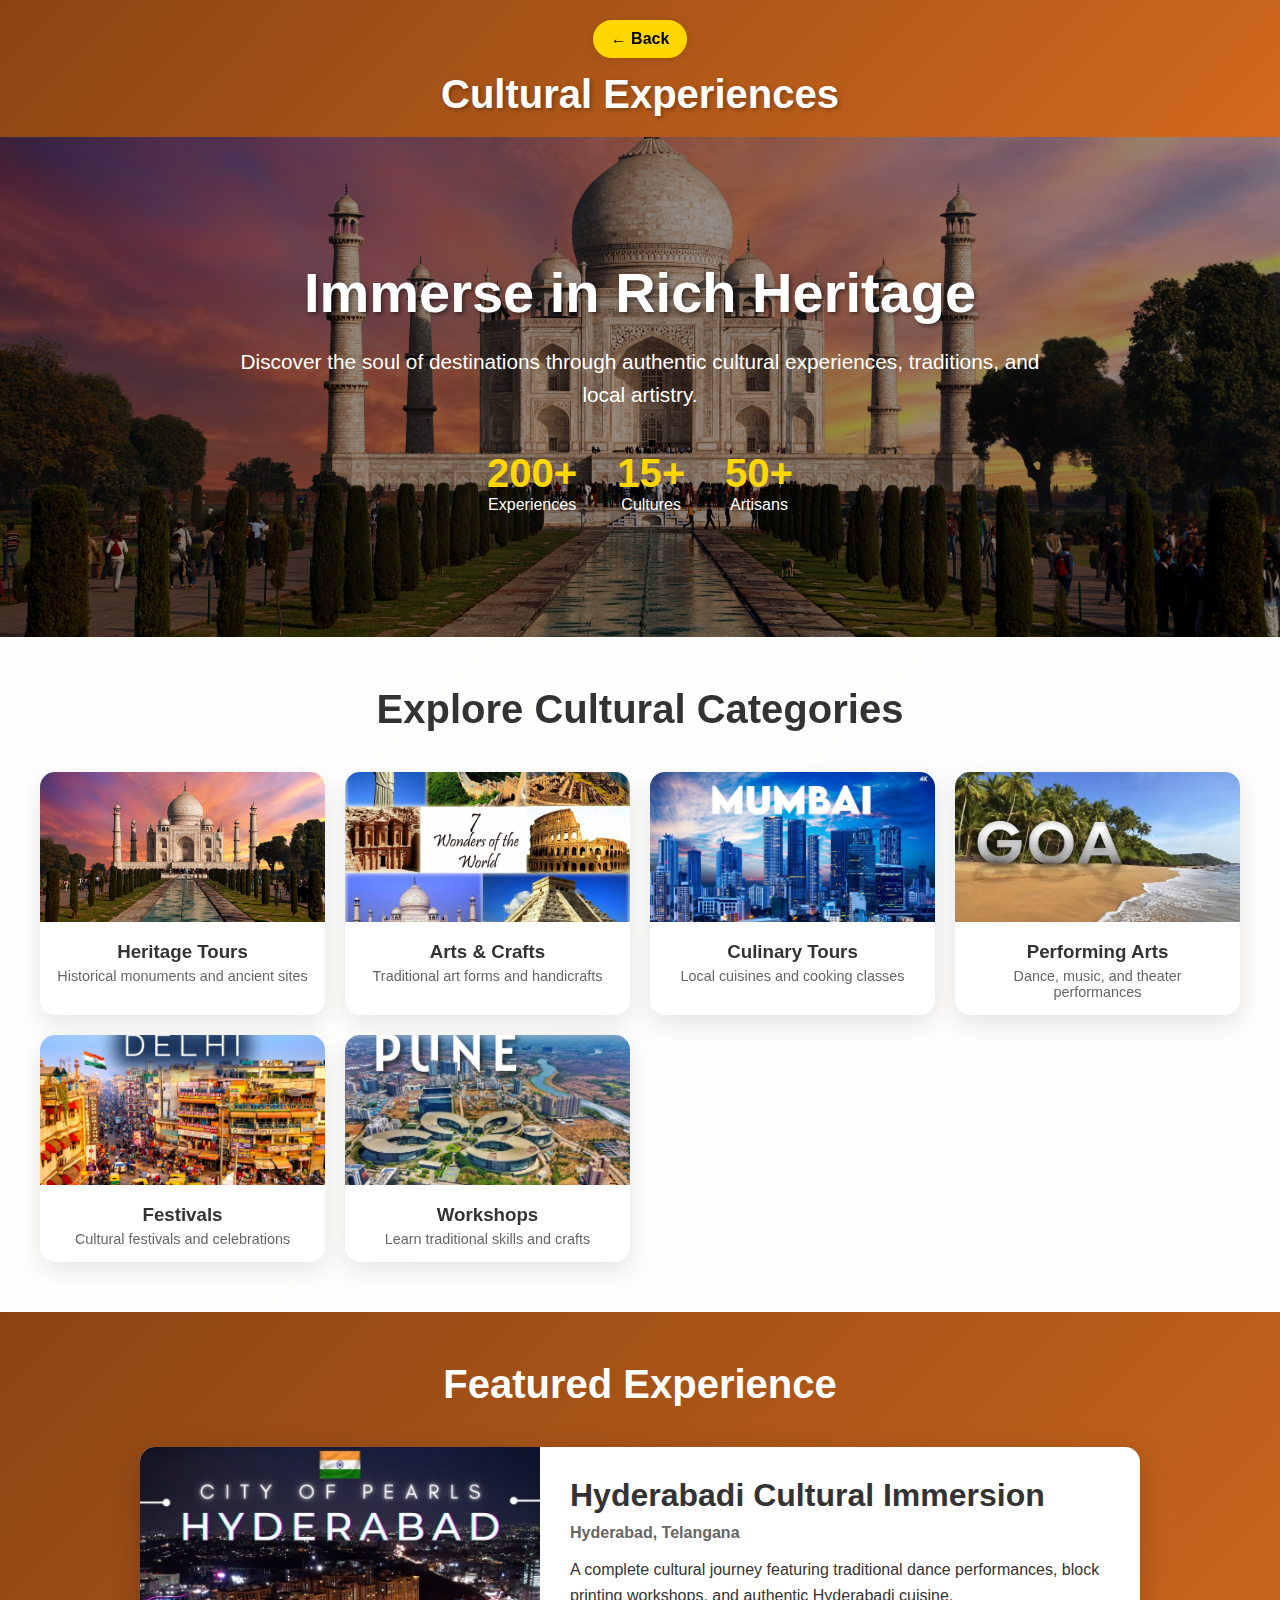
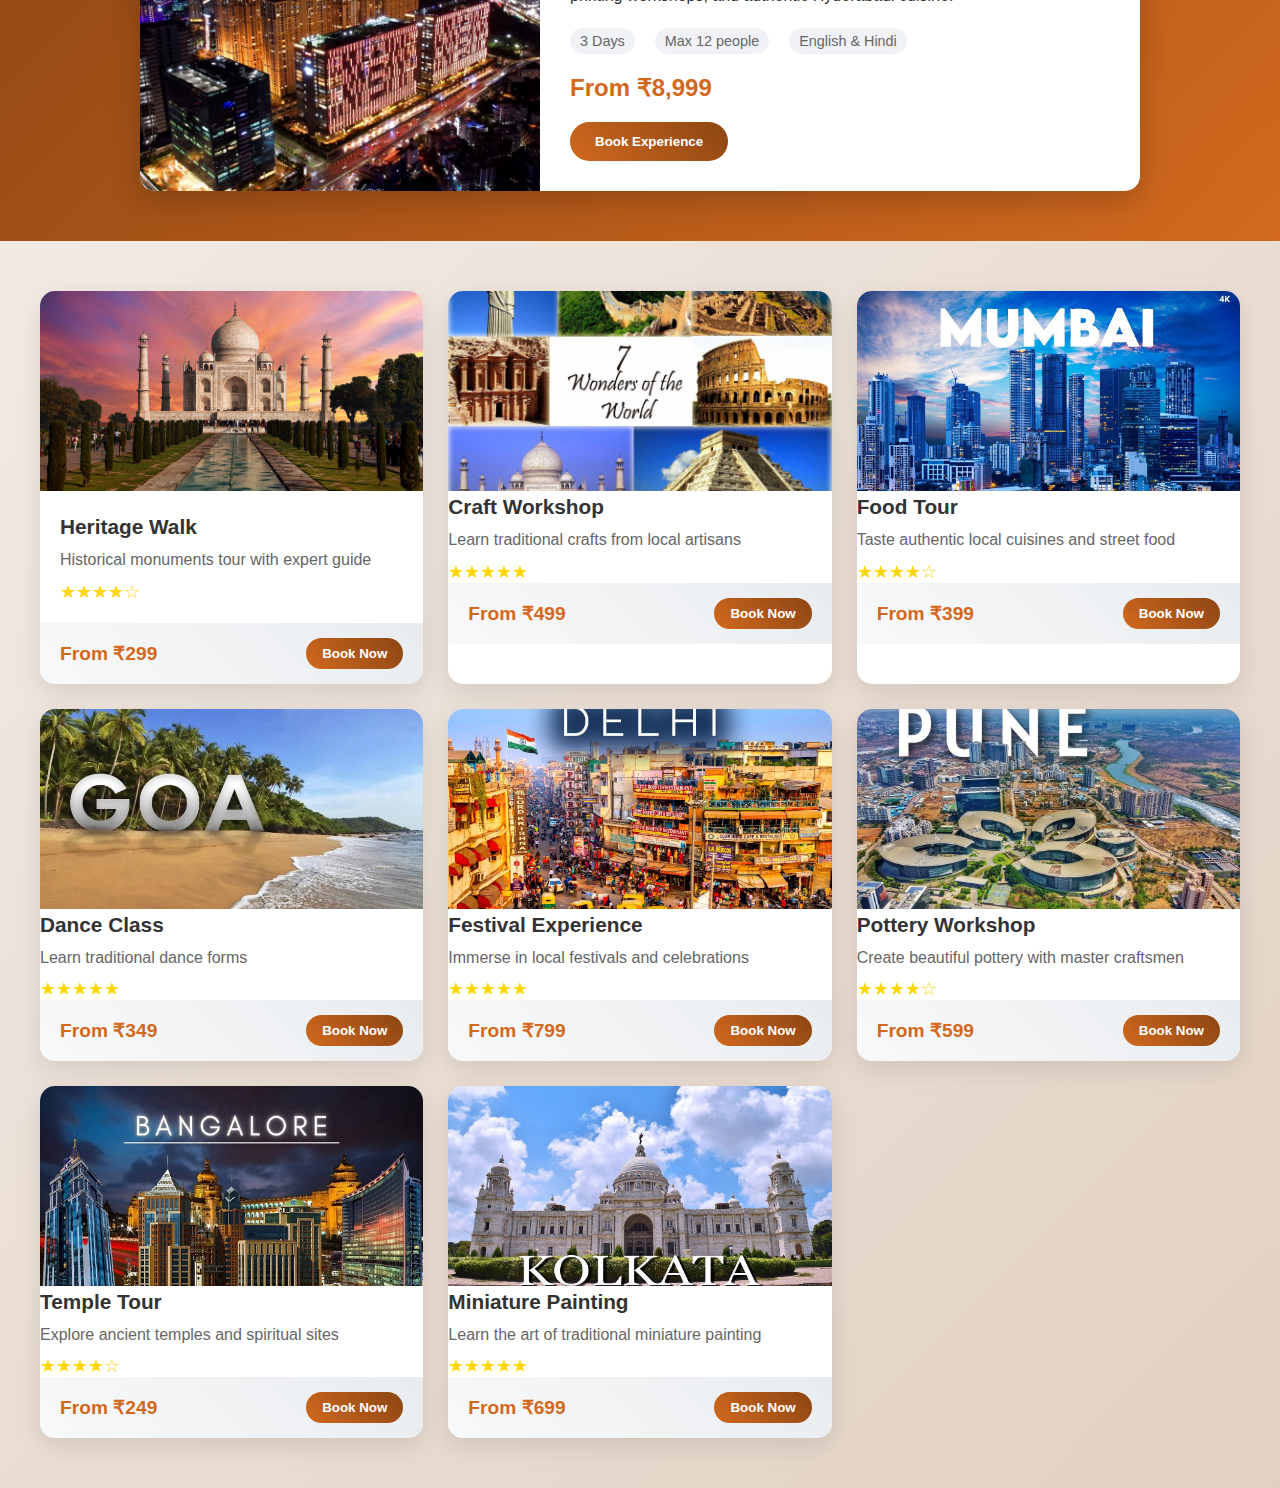
<file: culture.html>
<!DOCTYPE html>
<html lang="en">
<head>
  <meta charset="utf-8">
  <meta name="viewport" content="width=device-width,initial-scale=1">
  <title>Culture - Dream Travel</title>
  <link rel="stylesheet" href="web.css">
  <link rel="stylesheet" href="culture.css">
</head>
<body>
  <header class="page-header">
    <a href="web.html" class="brand">← Back</a>
    <h1>Cultural Experiences</h1>
  </header>

  <section class="culture-hero">
    <div class="hero-content">
      <h2>Immerse in Rich Heritage</h2>
      <p>Discover the soul of destinations through authentic cultural experiences, traditions, and local artistry.</p>
      <div class="hero-stats">
        <div class="stat">
          <span class="number">200+</span>
          <span class="label">Experiences</span>
        </div>
        <div class="stat">
          <span class="number">15+</span>
          <span class="label">Cultures</span>
        </div>
        <div class="stat">
          <span class="number">50+</span>
          <span class="label">Artisans</span>
        </div>
      </div>
    </div>
  </section>

  <section class="categories">
    <h2>Explore Cultural Categories</h2>
    <div class="category-grid">
      <div class="category-card" data-category="heritage">
        <img src="Images/tajmahal.jpg" alt="Heritage">
        <h3>Heritage Tours</h3>
        <p>Historical monuments and ancient sites</p>
      </div>
      <div class="category-card" data-category="art">
        <img src="Images/7wonders.jpg" alt="Art">
        <h3>Arts & Crafts</h3>
        <p>Traditional art forms and handicrafts</p>
      </div>
      <div class="category-card" data-category="cuisine">
        <img src="Images/mumbai.jpg" alt="Cuisine">
        <h3>Culinary Tours</h3>
        <p>Local cuisines and cooking classes</p>
      </div>
      <div class="category-card" data-category="performing">
        <img src="Images/goa.jpeg" alt="Performing Arts">
        <h3>Performing Arts</h3>
        <p>Dance, music, and theater performances</p>
      </div>
      <div class="category-card" data-category="festivals">
        <img src="Images/delhi.jpg" alt="Festivals">
        <h3>Festivals</h3>
        <p>Cultural festivals and celebrations</p>
      </div>
      <div class="category-card" data-category="workshops">
        <img src="Images/Pune.webp" alt="Workshops">
        <h3>Workshops</h3>
        <p>Learn traditional skills and crafts</p>
      </div>
    </div>
  </section>

  <section class="featured-experience">
    <h2>Featured Experience</h2>
    <div class="experience-card">
      <img src="Images/hyderabad.jpg" alt="Featured Experience">
      <div class="experience-info">
        <h3>Hyderabadi Cultural Immersion</h3>
        <p class="experience-location">Hyderabad, Telangana</p>
        <p class="experience-description">A complete cultural journey featuring traditional dance performances, block printing workshops, and authentic Hyderabadi cuisine.</p>
        <div class="experience-details">
          <span class="duration">3 Days</span>
          <span class="group-size">Max 12 people</span>
          <span class="language">English & Hindi</span>
        </div>
        <div class="experience-price">From ₹8,999</div>
        <button class="book-experience">Book Experience</button>
      </div>
    </div>
  </section>

  <section class="culture-grid">
    <article class="culture-card" data-category="heritage">
      <img src="Images/tajmahal.jpg" alt="Heritage">
      <div class="info">
        <h3>Heritage Walk</h3>
        <p>Historical monuments tour with expert guide</p>
        <div class="rating">★★★★☆</div>
      </div>
      <div class="meta">
        <span class="price">From ₹299</span>
        <button class="book-now">Book Now</button>
      </div>
    </article>

    <article class="culture-card" data-category="art">
      <img src="Images/7wonders.jpg" alt="Workshop">
      <h3>Craft Workshop</h3>
      <p>Learn traditional crafts from local artisans</p>
      <div class="rating">★★★★★</div>
      <div class="meta">
        <span class="price">From ₹499</span>
        <button class="book-now">Book Now</button>
      </div>
    </article>

    <article class="culture-card" data-category="cuisine">
      <img src="Images/mumbai.jpg" alt="Food">
      <h3>Food Tour</h3>
      <p>Taste authentic local cuisines and street food</p>
      <div class="rating">★★★★☆</div>
      <div class="meta">
        <span class="price">From ₹399</span>
        <button class="book-now">Book Now</button>
      </div>
    </article>

    <article class="culture-card" data-category="performing">
      <img src="Images/goa.jpeg" alt="Dance">
      <h3>Dance Class</h3>
      <p>Learn traditional dance forms</p>
      <div class="rating">★★★★★</div>
      <div class="meta">
        <span class="price">From ₹349</span>
        <button class="book-now">Book Now</button>
      </div>
    </article>

    <article class="culture-card" data-category="festivals">
      <img src="Images/delhi.jpg" alt="Festival">
      <h3>Festival Experience</h3>
      <p>Immerse in local festivals and celebrations</p>
      <div class="rating">★★★★★</div>
      <div class="meta">
        <span class="price">From ₹799</span>
        <button class="book-now">Book Now</button>
      </div>
    </article>

    <article class="culture-card" data-category="workshops">
      <img src="Images/Pune.webp" alt="Pottery">
      <h3>Pottery Workshop</h3>
      <p>Create beautiful pottery with master craftsmen</p>
      <div class="rating">★★★★☆</div>
      <div class="meta">
        <span class="price">From ₹599</span>
        <button class="book-now">Book Now</button>
      </div>
    </article>

    <article class="culture-card" data-category="heritage">
      <img src="Images/banglore.webp" alt="Temple">
      <h3>Temple Tour</h3>
      <p>Explore ancient temples and spiritual sites</p>
      <div class="rating">★★★★☆</div>
      <div class="meta">
        <span class="price">From ₹249</span>
        <button class="book-now">Book Now</button>
      </div>
    </article>

    <article class="culture-card" data-category="art">
      <img src="Images/kolkata.jpg" alt="Painting">
      <h3>Miniature Painting</h3>
      <p>Learn the art of traditional miniature painting</p>
      <div class="rating">★★★★★</div>
      <div class="meta">
        <span class="price">From ₹699</span>
        <button class="book-now">Book Now</button>
      </div>
    </article>
  </section>

  <script src="culture.js"></script>
</body>
</html>
</file>
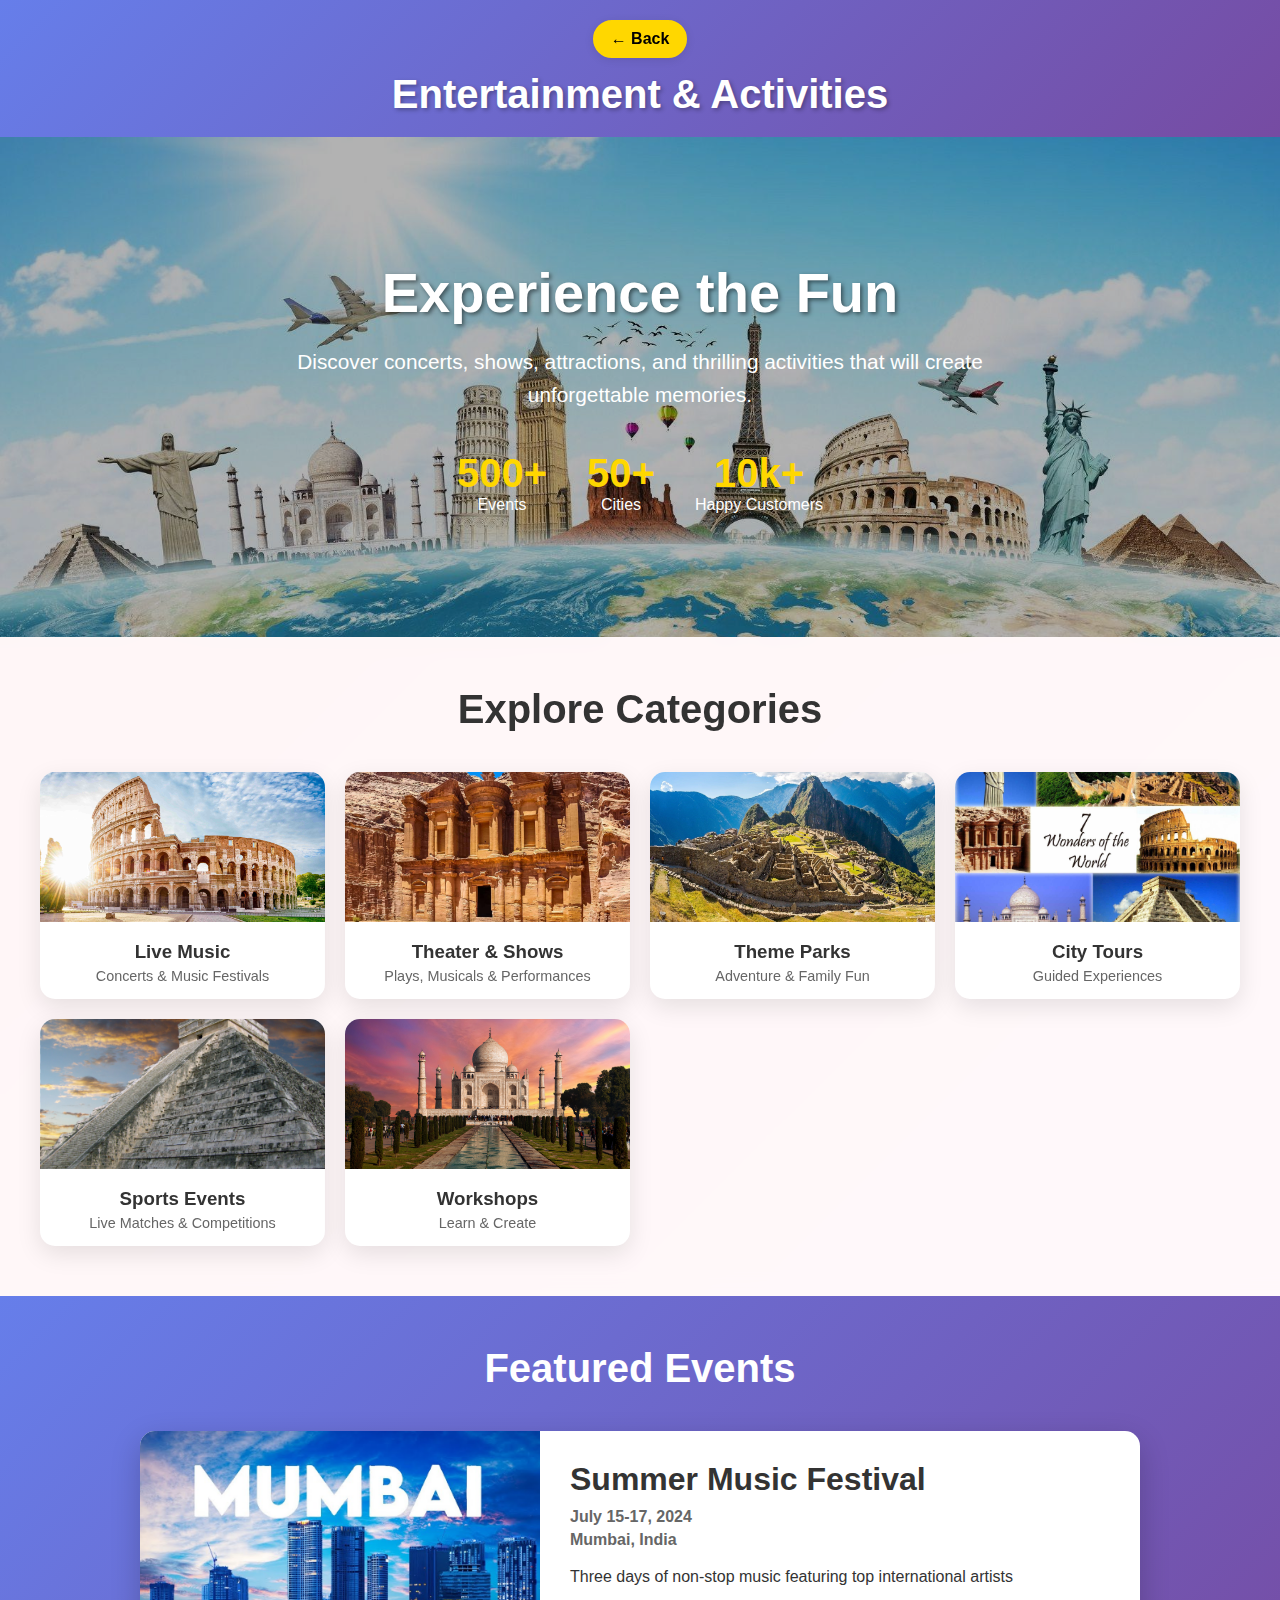
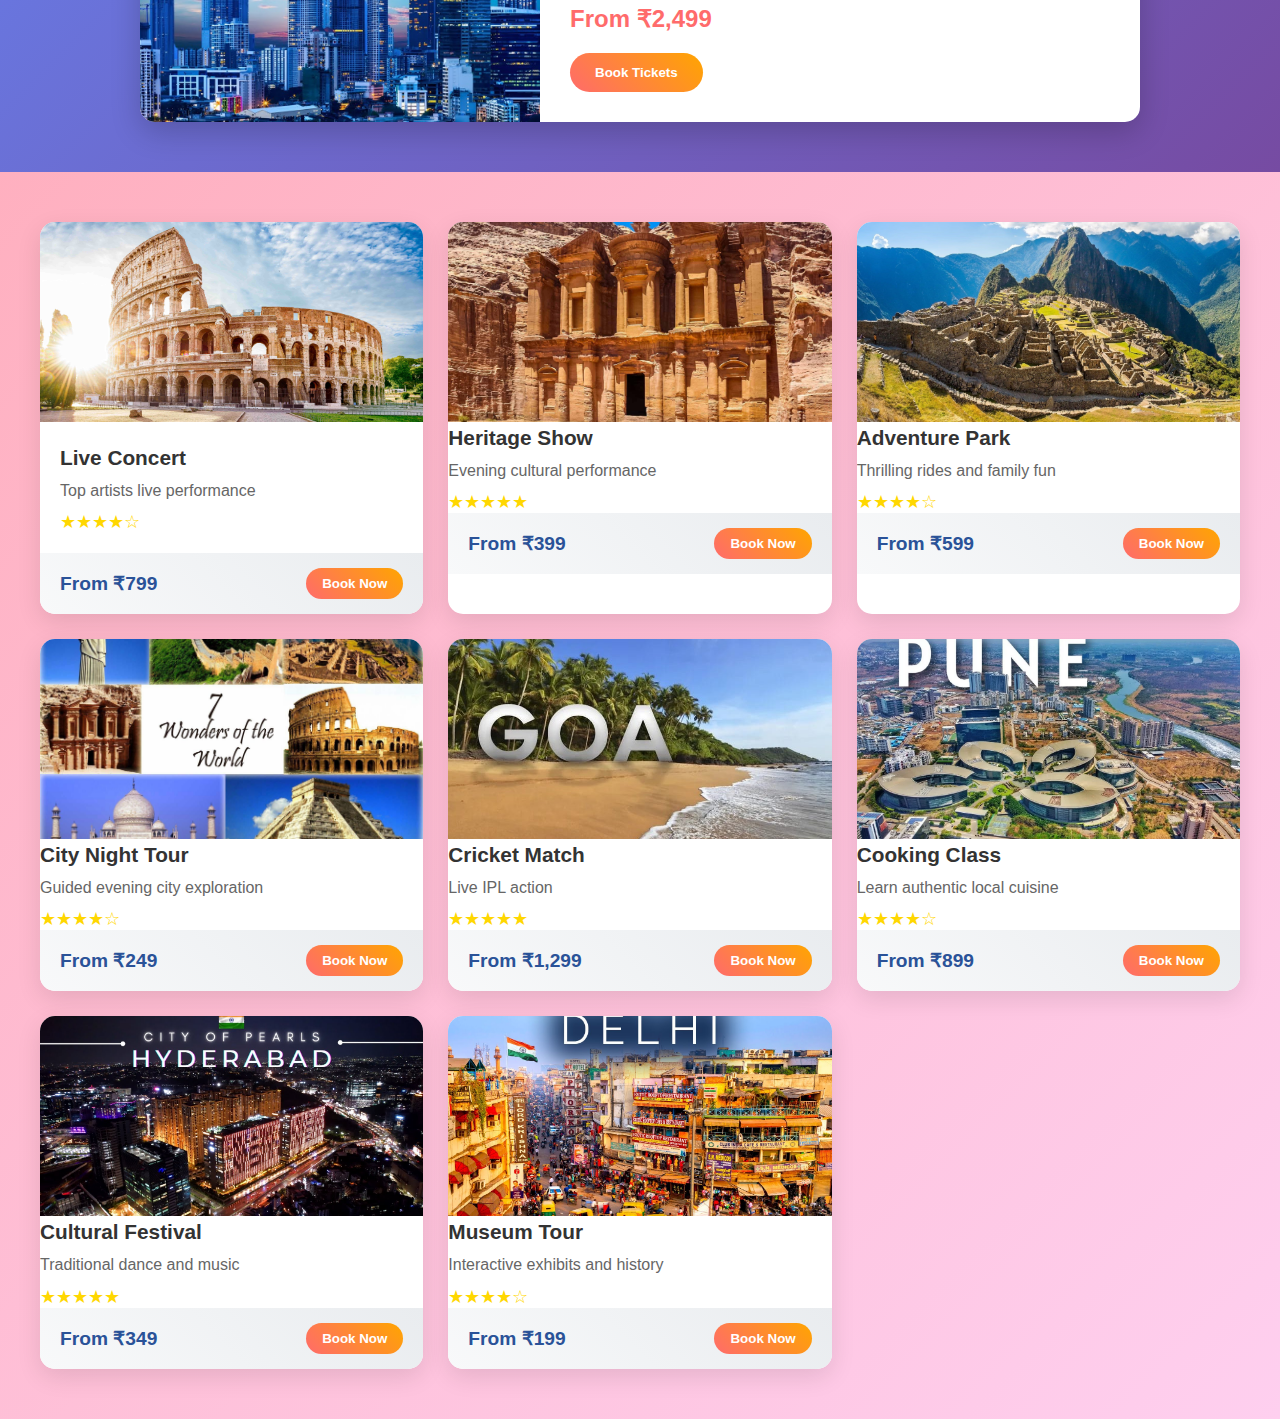
<file: entertainment.html>
<!DOCTYPE html>
<html lang="en">
<head>
  <meta charset="utf-8">
  <meta name="viewport" content="width=device-width,initial-scale=1">
  <title>Entertainment - Dream Travel</title>
  <link rel="stylesheet" href="web.css">
  <link rel="stylesheet" href="entertainment.css">
</head>
<body>
  <header class="page-header">
    <a href="web.html" class="brand">← Back</a>
    <h1>Entertainment & Activities</h1>
  </header>

  <section class="ent-hero">
    <div class="hero-content">
      <h2>Experience the Fun</h2>
      <p>Discover concerts, shows, attractions, and thrilling activities that will create unforgettable memories.</p>
      <div class="hero-stats">
        <div class="stat">
          <span class="number">500+</span>
          <span class="label">Events</span>
        </div>
        <div class="stat">
          <span class="number">50+</span>
          <span class="label">Cities</span>
        </div>
        <div class="stat">
          <span class="number">10k+</span>
          <span class="label">Happy Customers</span>
        </div>
      </div>
    </div>
  </section>

  <section class="categories">
    <h2>Explore Categories</h2>
    <div class="category-grid">
      <div class="category-card" data-category="concerts">
        <img src="Images/Colosseum.jpg" alt="Concerts">
        <h3>Live Music</h3>
        <p>Concerts & Music Festivals</p>
      </div>
      <div class="category-card" data-category="shows">
        <img src="Images/petra.jpg" alt="Shows">
        <h3>Theater & Shows</h3>
        <p>Plays, Musicals & Performances</p>
      </div>
      <div class="category-card" data-category="attractions">
        <img src="Images/macchu picchu.jpg" alt="Attractions">
        <h3>Theme Parks</h3>
        <p>Adventure & Family Fun</p>
      </div>
      <div class="category-card" data-category="tours">
        <img src="Images/7wonders.jpg" alt="Tours">
        <h3>City Tours</h3>
        <p>Guided Experiences</p>
      </div>
      <div class="category-card" data-category="sports">
        <img src="Images/Chichen_itza.jpg" alt="Sports">
        <h3>Sports Events</h3>
        <p>Live Matches & Competitions</p>
      </div>
      <div class="category-card" data-category="workshops">
        <img src="Images/tajmahal.jpg" alt="Workshops">
        <h3>Workshops</h3>
        <p>Learn & Create</p>
      </div>
    </div>
  </section>

  <section class="featured-events">
    <h2>Featured Events</h2>
    <div class="events-slider">
      <div class="event-card featured">
        <img src="Images/mumbai.jpg" alt="Featured Event">
        <div class="event-info">
          <h3>Summer Music Festival</h3>
          <p class="event-date">July 15-17, 2024</p>
          <p class="event-location">Mumbai, India</p>
          <p class="event-description">Three days of non-stop music featuring top international artists</p>
          <div class="event-price">From ₹2,499</div>
          <button class="book-event">Book Tickets</button>
        </div>
      </div>
    </div>
  </section>

  <section class="ent-grid">
    <article class="ent-card" data-category="concerts">
      <img src="Images/Colosseum.jpg" alt="Concert">
      <div class="info">
        <h3>Live Concert</h3>
        <p>Top artists live performance</p>
        <div class="rating">★★★★☆</div>
      </div>
      <div class="meta">
        <span class="price">From ₹799</span>
        <button class="book-now">Book Now</button>
      </div>
    </article>

    <article class="ent-card" data-category="shows">
      <img src="Images/petra.jpg" alt="Show">
      <h3>Heritage Show</h3>
      <p>Evening cultural performance</p>
      <div class="rating">★★★★★</div>
      <div class="meta">
        <span class="price">From ₹399</span>
        <button class="book-now">Book Now</button>
      </div>
    </article>

    <article class="ent-card" data-category="attractions">
      <img src="Images/macchu picchu.jpg" alt="Theme Park">
      <h3>Adventure Park</h3>
      <p>Thrilling rides and family fun</p>
      <div class="rating">★★★★☆</div>
      <div class="meta">
        <span class="price">From ₹599</span>
        <button class="book-now">Book Now</button>
      </div>
    </article>

    <article class="ent-card" data-category="tours">
      <img src="Images/7wonders.jpg" alt="Tour">
      <h3>City Night Tour</h3>
      <p>Guided evening city exploration</p>
      <div class="rating">★★★★☆</div>
      <div class="meta">
        <span class="price">From ₹249</span>
        <button class="book-now">Book Now</button>
      </div>
    </article>

    <article class="ent-card" data-category="sports">
      <img src="Images/goa.jpeg" alt="Sports">
      <h3>Cricket Match</h3>
      <p>Live IPL action</p>
      <div class="rating">★★★★★</div>
      <div class="meta">
        <span class="price">From ₹1,299</span>
        <button class="book-now">Book Now</button>
      </div>
    </article>

    <article class="ent-card" data-category="workshops">
      <img src="Images/Pune.webp" alt="Workshop">
      <h3>Cooking Class</h3>
      <p>Learn authentic local cuisine</p>
      <div class="rating">★★★★☆</div>
      <div class="meta">
        <span class="price">From ₹899</span>
        <button class="book-now">Book Now</button>
      </div>
    </article>

    <article class="ent-card" data-category="concerts">
      <img src="Images/hyderabad.jpg" alt="Festival">
      <h3>Cultural Festival</h3>
      <p>Traditional dance and music</p>
      <div class="rating">★★★★★</div>
      <div class="meta">
        <span class="price">From ₹349</span>
        <button class="book-now">Book Now</button>
      </div>
    </article>

    <article class="ent-card" data-category="attractions">
      <img src="Images/delhi.jpg" alt="Museum">
      <h3>Museum Tour</h3>
      <p>Interactive exhibits and history</p>
      <div class="rating">★★★★☆</div>
      <div class="meta">
        <span class="price">From ₹199</span>
        <button class="book-now">Book Now</button>
      </div>
    </article>
  </section>

  <script src="entertainment.js"></script>
</body>
</html>
</file>
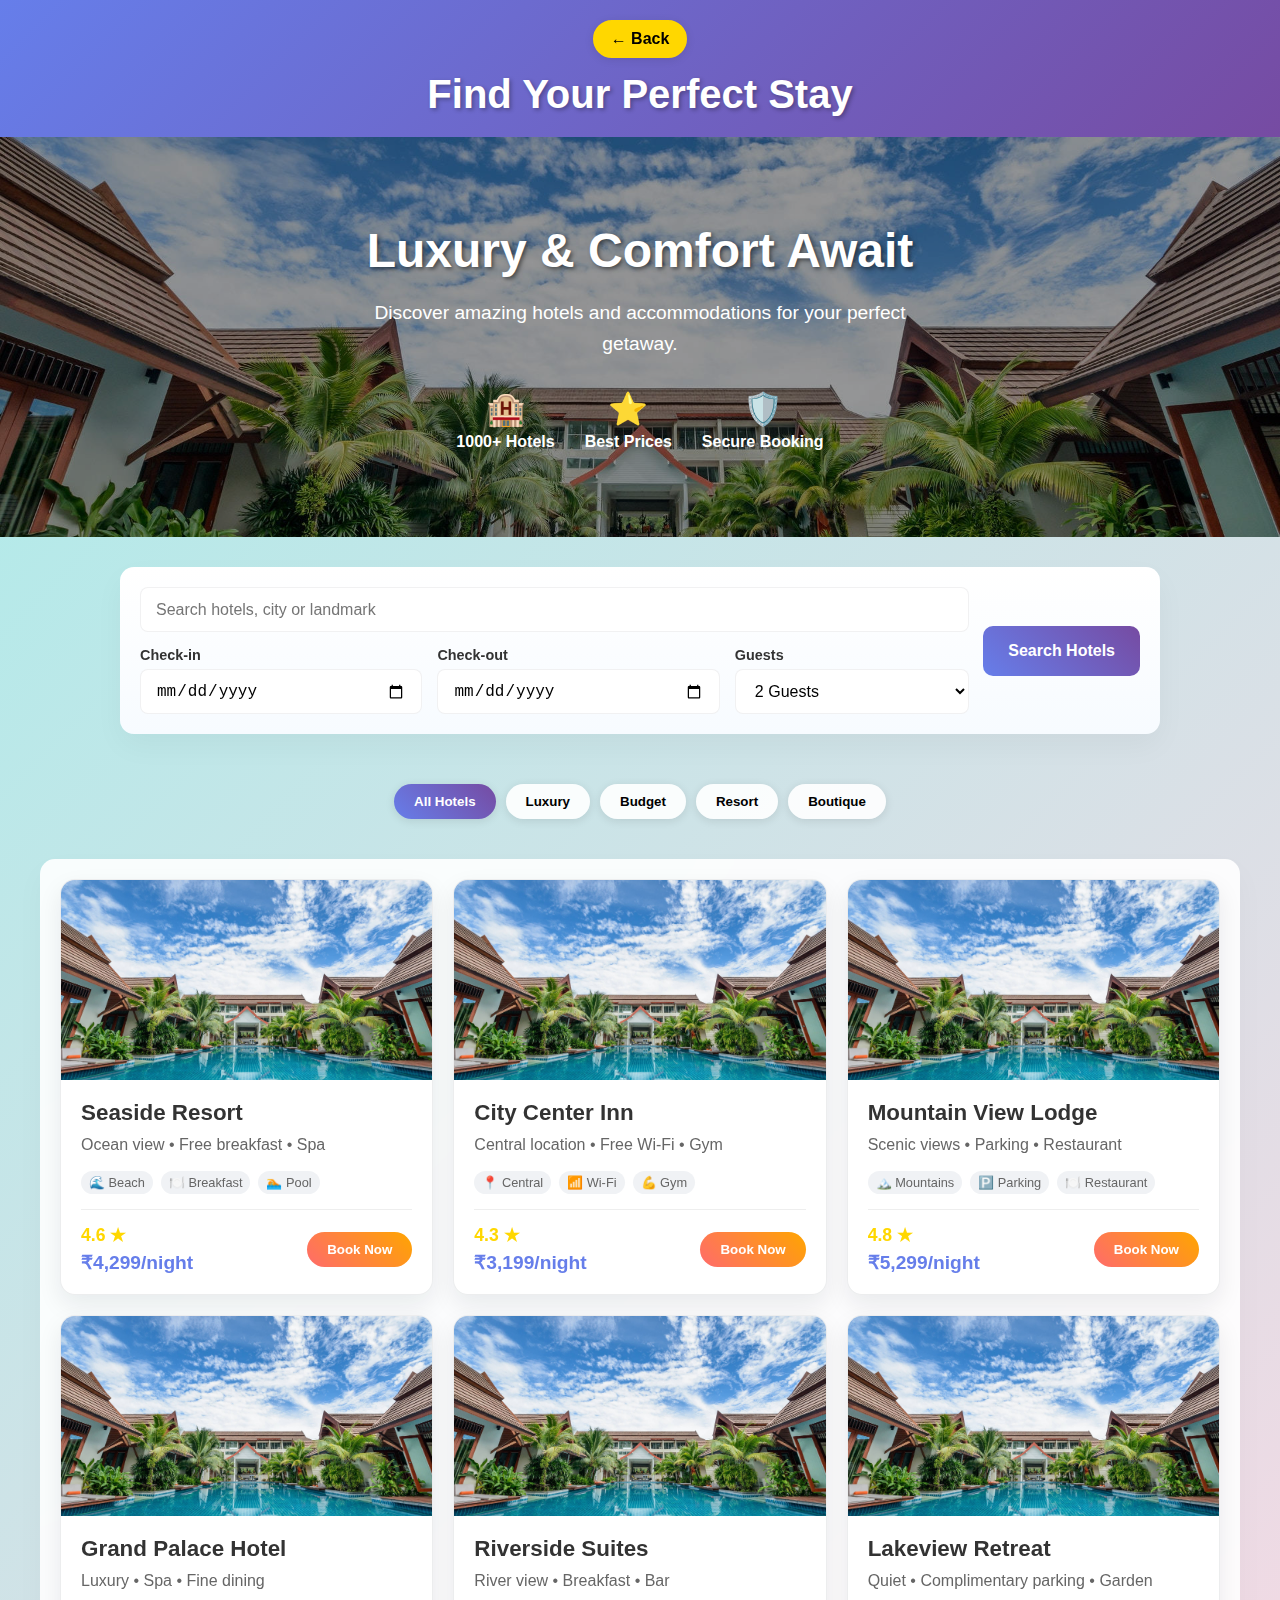
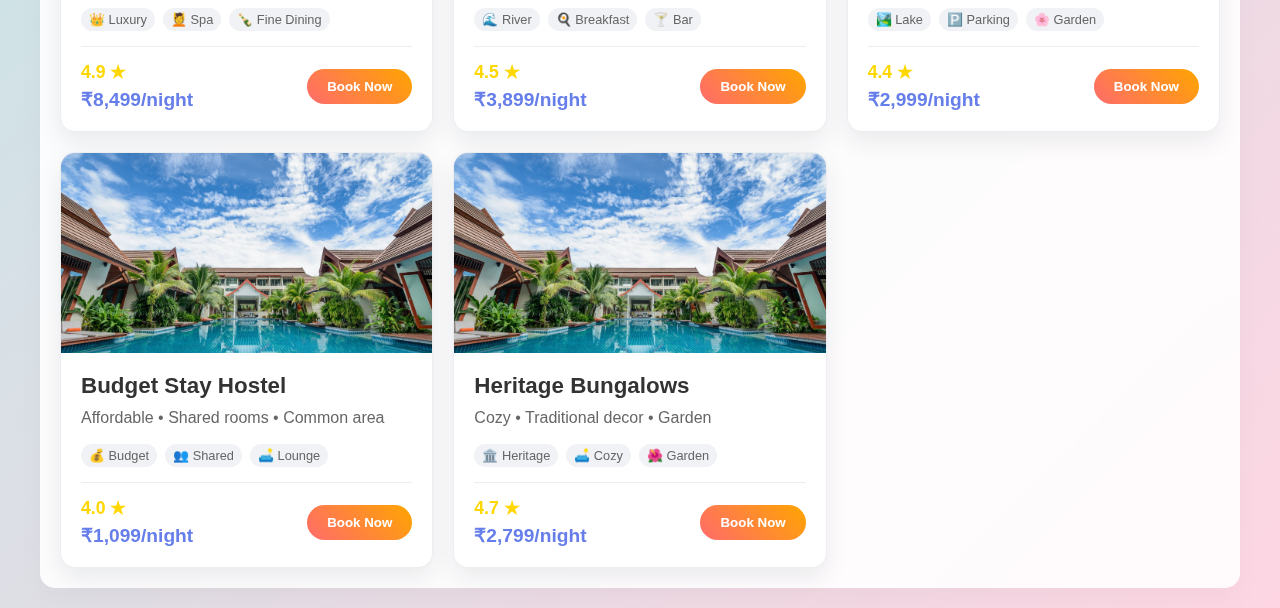
<file: hotel.html>
<!DOCTYPE html>
<html lang="en">
<head>
    <meta charset="UTF-8">
    <meta name="viewport" content="width=device-width, initial-scale=1.0">
    <title>Hotels - Dream Travel</title>
    <link rel="stylesheet" href="web.css">
    <link rel="stylesheet" href="hotel.css">
</head>
<body>
    <header class="page-header">
        <a href="web.html" class="brand">← Back</a>
        <h1>Find Your Perfect Stay</h1>
    </header>

    <section class="hotel-hero">
        <div class="hero-content">
            <h2>Luxury & Comfort Await</h2>
            <p>Discover amazing hotels and accommodations for your perfect getaway.</p>
            <div class="hero-features">
                <div class="feature">
                    <span class="icon">🏨</span>
                    <span>1000+ Hotels</span>
                </div>
                <div class="feature">
                    <span class="icon">⭐</span>
                    <span>Best Prices</span>
                </div>
                <div class="feature">
                    <span class="icon">🛡️</span>
                    <span>Secure Booking</span>
                </div>
            </div>
        </div>
    </section>

    <form action="#" class="hotel-form" role="search" aria-label="Search hotels">
        <div class="hotel-inp">
            <label for="hotel-search" class="sr-only">Search hotels</label>
            <input id="hotel-search" name="q" type="search" placeholder="Search hotels, city or landmark" class="hotel-search-input">

            <div class="trav-date">
                <div class="date-group">
                    <label for="check-in">Check-in</label>
                    <input type="date" id="check-in" name="checkin">
                </div>
                <div class="date-group">
                    <label for="check-out">Check-out</label>
                    <input type="date" id="check-out" name="checkout">
                </div>
                <div class="guests-group">
                    <label for="guests">Guests</label>
                    <select id="guests" name="guests">
                        <option value="1">1 Guest</option>
                        <option value="2" selected>2 Guests</option>
                        <option value="3">3 Guests</option>
                        <option value="4">4 Guests</option>
                        <option value="5">5+ Guests</option>
                    </select>
                </div>
            </div>
        </div>
        <button class="hotel-btn" type="submit">Search Hotels</button>
    </form>

    <section class="filters">
        <button class="filter-btn active" data-filter="all">All Hotels</button>
        <button class="filter-btn" data-filter="luxury">Luxury</button>
        <button class="filter-btn" data-filter="budget">Budget</button>
        <button class="filter-btn" data-filter="resort">Resort</button>
        <button class="filter-btn" data-filter="boutique">Boutique</button>
    </section>

    <section class="outer-container" id="hotels-list">
        <!-- Enhanced hotel cards -->
        <article class="hotel-card" data-name="Seaside Resort" data-category="resort">
            <img src="./Images/hotel.jpg" alt="Seaside Resort" class="hotel-img">
            <div class="hotel-content">
                <div class="hotel-info">
                    <h3 class="hotel-name">Seaside Resort</h3>
                    <p class="hotel-desc">Ocean view • Free breakfast • Spa</p>
                    <div class="amenities">
                        <span class="amenity">🌊 Beach</span>
                        <span class="amenity">🍽️ Breakfast</span>
                        <span class="amenity">🏊 Pool</span>
                    </div>
                </div>
                <div class="hotel-meta">
                    <div class="rating-price">
                        <span class="rating">4.6 ★</span>
                        <span class="price">₹4,299/night</span>
                    </div>
                    <button class="book-btn">Book Now</button>
                </div>
            </div>
        </article>

        <article class="hotel-card" data-name="City Center Inn" data-category="boutique">
            <img src="./Images/hotel.jpg" alt="City Center Inn" class="hotel-img">
            <div class="hotel-content">
                <div class="hotel-info">
                    <h3 class="hotel-name">City Center Inn</h3>
                    <p class="hotel-desc">Central location • Free Wi‑Fi • Gym</p>
                    <div class="amenities">
                        <span class="amenity">📍 Central</span>
                        <span class="amenity">📶 Wi-Fi</span>
                        <span class="amenity">💪 Gym</span>
                    </div>
                </div>
                <div class="hotel-meta">
                    <div class="rating-price">
                        <span class="rating">4.3 ★</span>
                        <span class="price">₹3,199/night</span>
                    </div>
                    <button class="book-btn">Book Now</button>
                </div>
            </div>
        </article>

        <article class="hotel-card" data-name="Mountain View Lodge" data-category="luxury">
            <img src="./Images/hotel.jpg" alt="Mountain View Lodge" class="hotel-img">
            <div class="hotel-content">
                <div class="hotel-info">
                    <h3 class="hotel-name">Mountain View Lodge</h3>
                    <p class="hotel-desc">Scenic views • Parking • Restaurant</p>
                    <div class="amenities">
                        <span class="amenity">🏔️ Mountains</span>
                        <span class="amenity">🅿️ Parking</span>
                        <span class="amenity">🍽️ Restaurant</span>
                    </div>
                </div>
                <div class="hotel-meta">
                    <div class="rating-price">
                        <span class="rating">4.8 ★</span>
                        <span class="price">₹5,299/night</span>
                    </div>
                    <button class="book-btn">Book Now</button>
                </div>
            </div>
        </article>

        <article class="hotel-card" data-name="Grand Palace Hotel" data-category="luxury">
            <img src="./Images/hotel.jpg" alt="Grand Palace Hotel" class="hotel-img">
            <div class="hotel-content">
                <div class="hotel-info">
                    <h3 class="hotel-name">Grand Palace Hotel</h3>
                    <p class="hotel-desc">Luxury • Spa • Fine dining</p>
                    <div class="amenities">
                        <span class="amenity">👑 Luxury</span>
                        <span class="amenity">💆 Spa</span>
                        <span class="amenity">🍾 Fine Dining</span>
                    </div>
                </div>
                <div class="hotel-meta">
                    <div class="rating-price">
                        <span class="rating">4.9 ★</span>
                        <span class="price">₹8,499/night</span>
                    </div>
                    <button class="book-btn">Book Now</button>
                </div>
            </div>
        </article>

        <article class="hotel-card" data-name="Riverside Suites" data-category="boutique">
            <img src="./Images/hotel.jpg" alt="Riverside Suites" class="hotel-img">
            <div class="hotel-content">
                <div class="hotel-info">
                    <h3 class="hotel-name">Riverside Suites</h3>
                    <p class="hotel-desc">River view • Breakfast • Bar</p>
                    <div class="amenities">
                        <span class="amenity">🌊 River</span>
                        <span class="amenity">🍳 Breakfast</span>
                        <span class="amenity">🍸 Bar</span>
                    </div>
                </div>
                <div class="hotel-meta">
                    <div class="rating-price">
                        <span class="rating">4.5 ★</span>
                        <span class="price">₹3,899/night</span>
                    </div>
                    <button class="book-btn">Book Now</button>
                </div>
            </div>
        </article>

        <article class="hotel-card" data-name="Lakeview Retreat" data-category="resort">
            <img src="./Images/hotel.jpg" alt="Lakeview Retreat" class="hotel-img">
            <div class="hotel-content">
                <div class="hotel-info">
                    <h3 class="hotel-name">Lakeview Retreat</h3>
                    <p class="hotel-desc">Quiet • Complimentary parking • Garden</p>
                    <div class="amenities">
                        <span class="amenity">🏞️ Lake</span>
                        <span class="amenity">🅿️ Parking</span>
                        <span class="amenity">🌸 Garden</span>
                    </div>
                </div>
                <div class="hotel-meta">
                    <div class="rating-price">
                        <span class="rating">4.4 ★</span>
                        <span class="price">₹2,999/night</span>
                    </div>
                    <button class="book-btn">Book Now</button>
                </div>
            </div>
        </article>

        <article class="hotel-card" data-name="Budget Stay Hostel" data-category="budget">
            <img src="./Images/hotel.jpg" alt="Budget Stay Hostel" class="hotel-img">
            <div class="hotel-content">
                <div class="hotel-info">
                    <h3 class="hotel-name">Budget Stay Hostel</h3>
                    <p class="hotel-desc">Affordable • Shared rooms • Common area</p>
                    <div class="amenities">
                        <span class="amenity">💰 Budget</span>
                        <span class="amenity">👥 Shared</span>
                        <span class="amenity">🛋️ Lounge</span>
                    </div>
                </div>
                <div class="hotel-meta">
                    <div class="rating-price">
                        <span class="rating">4.0 ★</span>
                        <span class="price">₹1,099/night</span>
                    </div>
                    <button class="book-btn">Book Now</button>
                </div>
            </div>
        </article>

        <article class="hotel-card" data-name="Heritage Bungalows" data-category="boutique">
            <img src="./Images/hotel.jpg" alt="Heritage Bungalows" class="hotel-img">
            <div class="hotel-content">
                <div class="hotel-info">
                    <h3 class="hotel-name">Heritage Bungalows</h3>
                    <p class="hotel-desc">Cozy • Traditional decor • Garden</p>
                    <div class="amenities">
                        <span class="amenity">🏛️ Heritage</span>
                        <span class="amenity">🛋️ Cozy</span>
                        <span class="amenity">🌺 Garden</span>
                    </div>
                </div>
                <div class="hotel-meta">
                    <div class="rating-price">
                        <span class="rating">4.7 ★</span>
                        <span class="price">₹2,799/night</span>
                    </div>
                    <button class="book-btn">Book Now</button>
                </div>
            </div>
        </article>
    </section>

    <!-- Booking modal -->
    <div id="booking-modal" class="modal" aria-hidden="true">
        <div class="modal-content" role="dialog" aria-modal="true" aria-label="Booking dialog">
            <button class="modal-close" aria-label="Close">✕</button>
            <h2 id="modal-hotel-name">Book hotel</h2>
            <p id="modal-hotel-desc"></p>
            <p class="modal-price" id="modal-hotel-price"></p>
            <form id="booking-form">
                <label for="guest-name">Your name</label>
                <input id="guest-name" name="guest" required>
                <label for="guest-phone">Phone</label>
                <input id="guest-phone" name="phone">
                <label for="guest-email">Email</label>
                <input id="guest-email" name="email" type="email" required>
                <div class="modal-actions">
                    <button type="submit" class="btn primary">Confirm booking</button>
                    <button type="button" class="btn" id="modal-cancel">Cancel</button>
                </div>
            </form>
        </div>
    </div>

    <script src="hotel.js"></script>
</body>
</html>
</file>
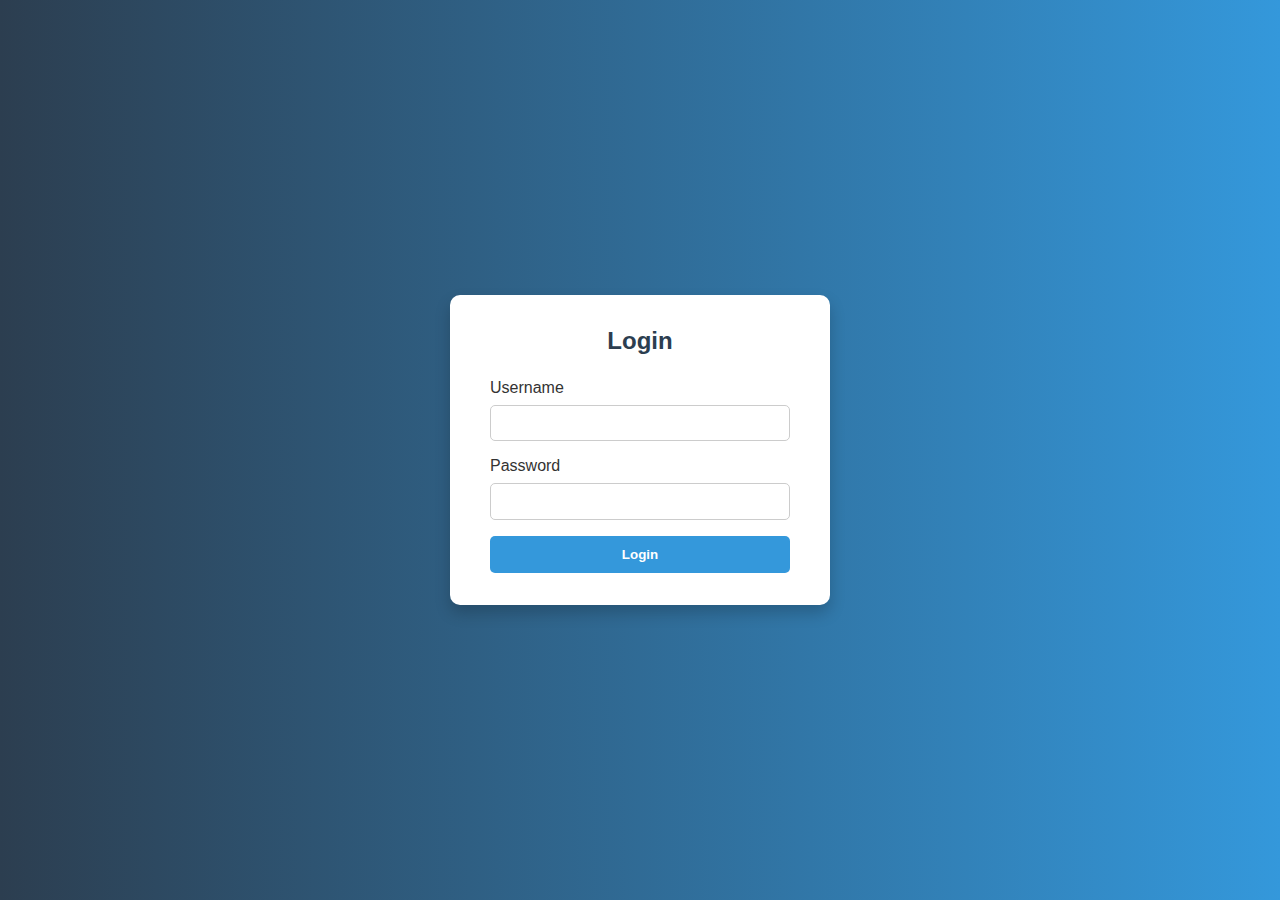
<file: login.html>
<!DOCTYPE html>
<html lang="en">
<head>
  <meta charset="UTF-8" />
  <meta name="viewport" content="width=device-width, initial-scale=1.0" />
  <title>Login Page</title>
  <link rel="stylesheet" href="login.css" />
</head>
<body>
  <div class="login-container">
    <h2>Login</h2>
    <form>
      <label for="username">Username</label>
      <input type="text" id="username" name="username" required />

      <label for="password">Password</label>
      <input type="password" id="password" name="password" required />

      <button type="submit">Login</button>
    </form>
  </div>
</body>
</html>
</file>
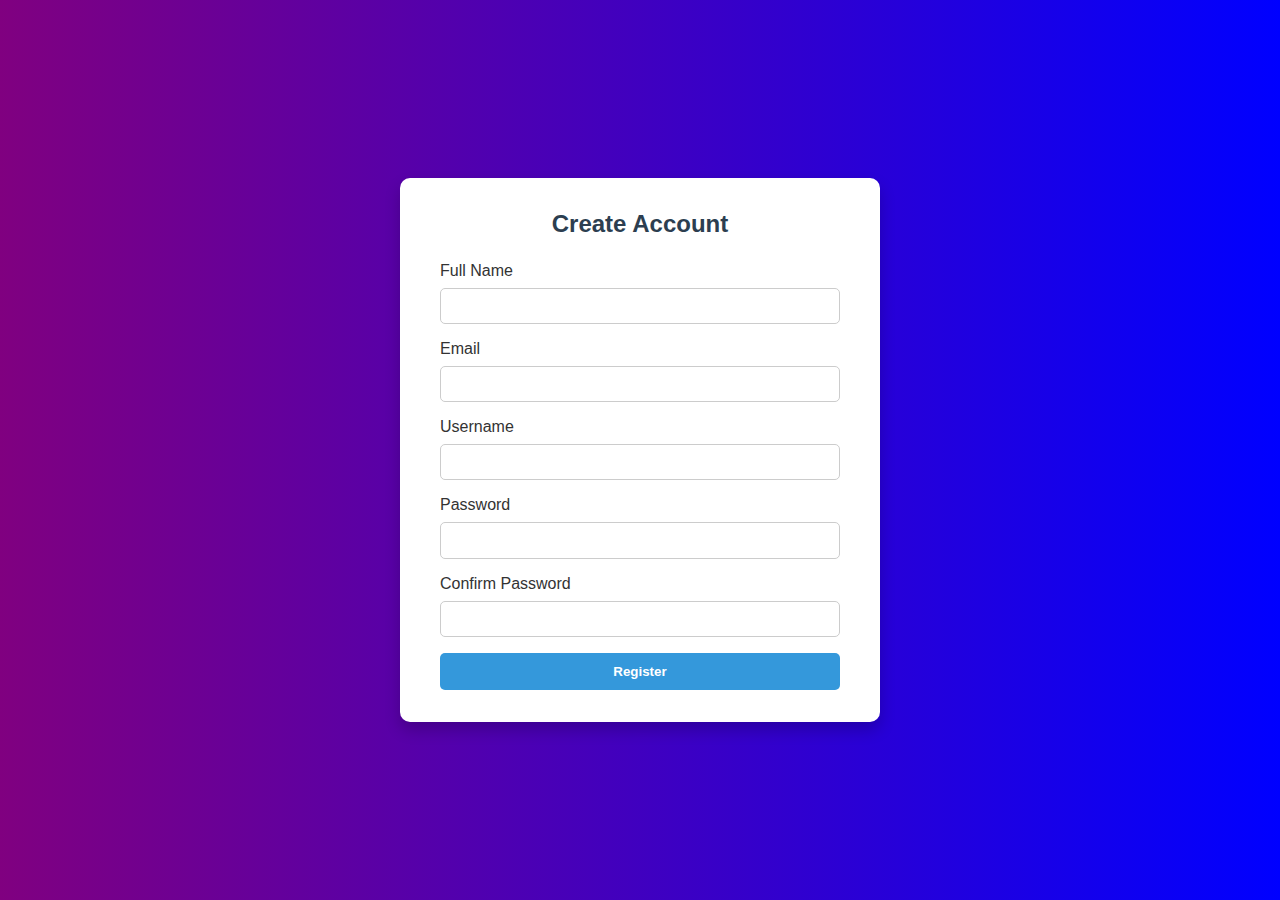
<file: signin.html>
<!DOCTYPE html>
<html lang="en">
<head>
  <meta charset="UTF-8" />
  <meta name="viewport" content="width=device-width, initial-scale=1.0" />
  <title>Registration Page</title>
  <link rel="stylesheet" href="signin.css" />
</head>
<body>
  <div class="register-container">
    <h2>Create Account</h2>
    <form>
      <label for="fullname">Full Name</label>
      <input type="text" id="fullname" name="fullname" required />

      <label for="email">Email</label>
      <input type="email" id="email" name="email" required />

      <label for="username">Username</label>
      <input type="text" id="username" name="username" required />

      <label for="password">Password</label>
      <input type="password" id="password" name="password" required />

      <label for="confirm">Confirm Password</label>
      <input type="password" id="confirm" name="confirm" required />

      <button type="submit">Register</button>
    </form>
  </div>
</body>
</html>
</file>
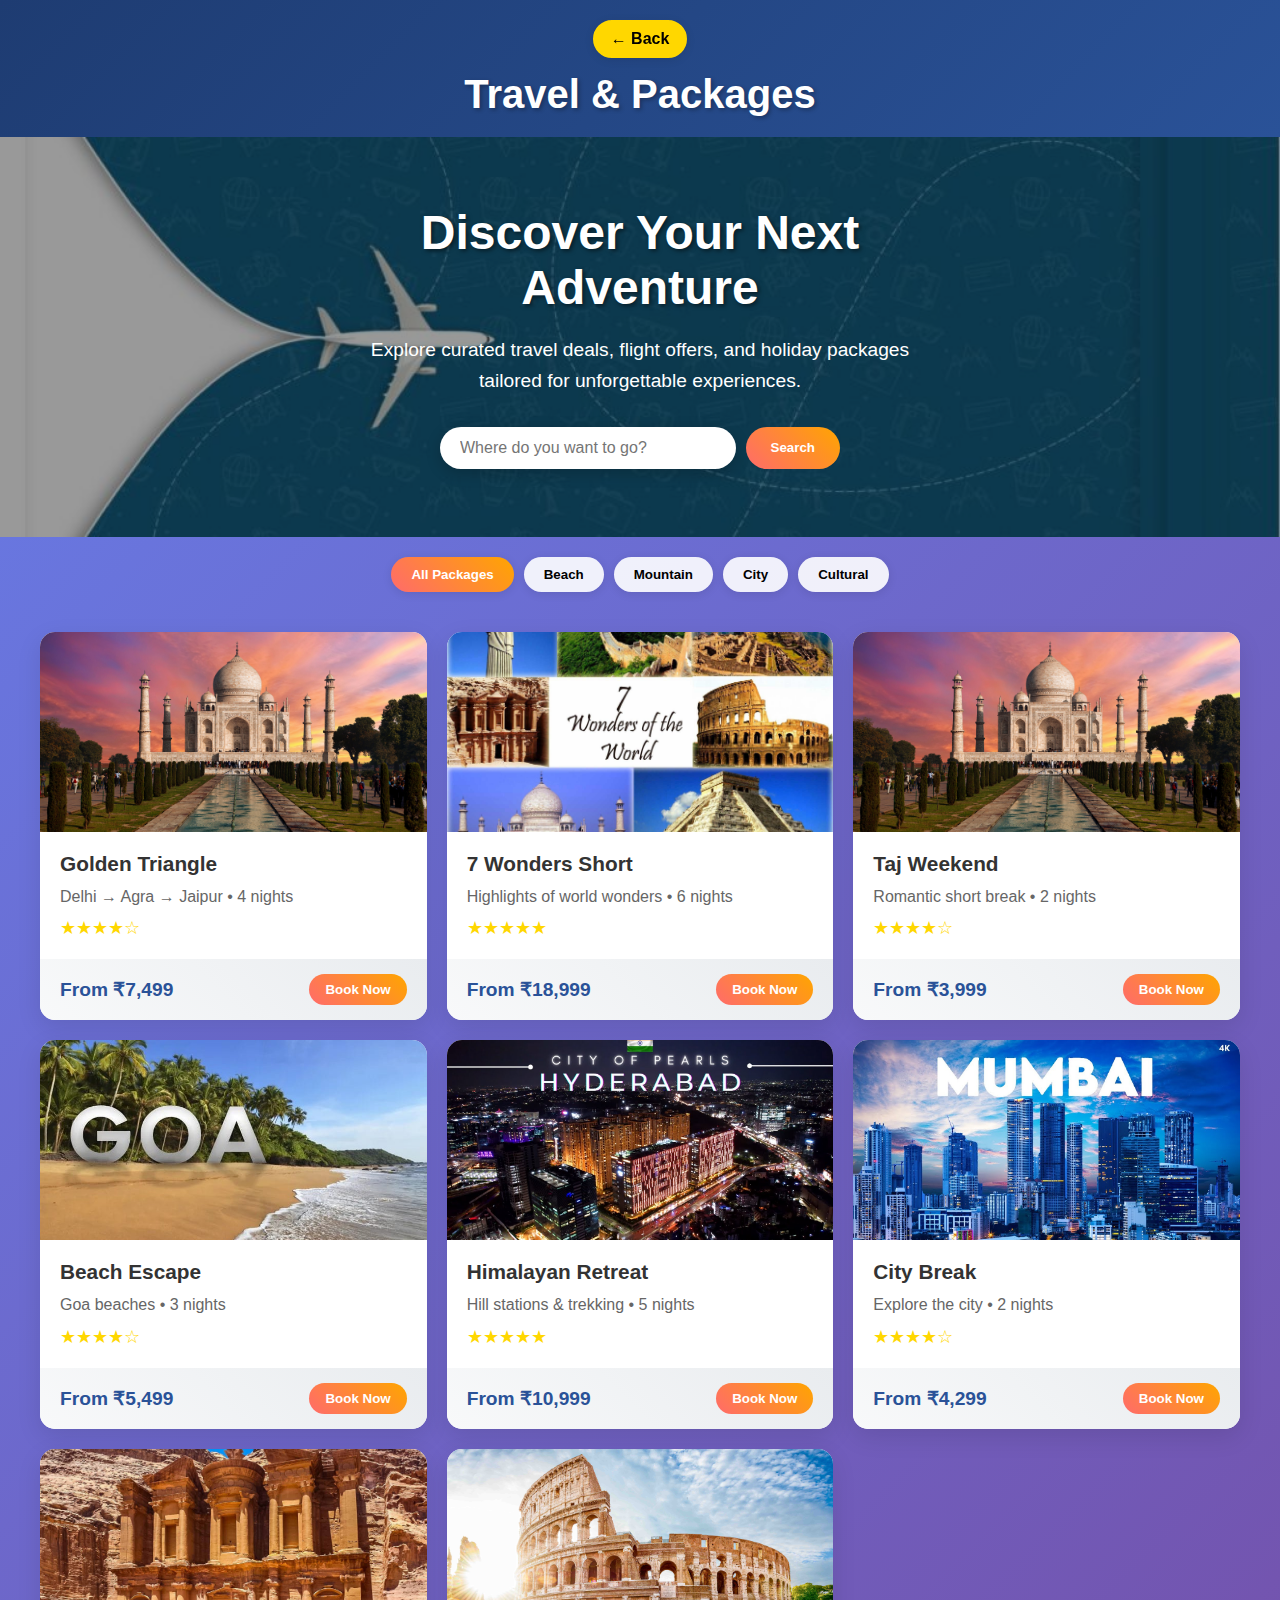
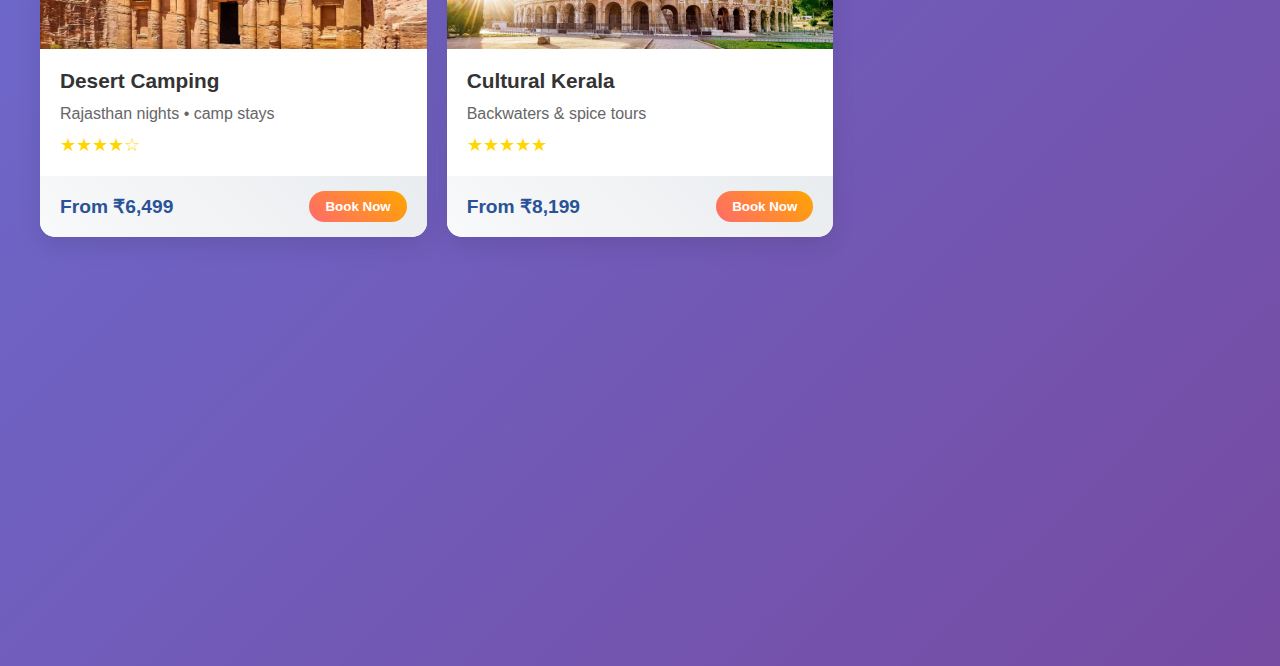
<file: travel.html>
<!DOCTYPE html>
<html lang="en">
<head>
  <meta charset="utf-8">
  <meta name="viewport" content="width=device-width,initial-scale=1">
  <title>Travel - Dream Travel</title>
  <link rel="stylesheet" href="web.css">
  <link rel="stylesheet" href="travel.css">
</head>
<body>
  <header class="page-header">
    <a href="web.html" class="brand">← Back</a>
    <h1>Travel & Packages</h1>
  </header>

  <section class="travel-hero">
    <div class="hero-content">
      <h2>Discover Your Next Adventure</h2>
      <p>Explore curated travel deals, flight offers, and holiday packages tailored for unforgettable experiences.</p>
      <div class="search-bar">
        <input type="text" id="destination-search" placeholder="Where do you want to go?">
        <button id="search-btn">Search</button>
      </div>
    </div>
  </section>

  <section class="filters">
    <button class="filter-btn active" data-filter="all">All Packages</button>
    <button class="filter-btn" data-filter="beach">Beach</button>
    <button class="filter-btn" data-filter="mountain">Mountain</button>
    <button class="filter-btn" data-filter="city">City</button>
    <button class="filter-btn" data-filter="cultural">Cultural</button>
  </section>

  <section class="package-grid">
    <!-- 10 travel packages -->
    <article class="package-card" data-name="Golden Triangle Tour" data-category="cultural">
      <img src="Images/tajmahal.jpg" alt="Taj Mahal">
      <div class="pkg-info">
        <h3>Golden Triangle</h3>
        <p>Delhi → Agra → Jaipur • 4 nights</p>
        <div class="rating">★★★★☆</div>
      </div>
      <div class="pkg-meta">
        <span class="price">From ₹7,499</span>
        <button class="book-now">Book Now</button>
      </div>
    </article>

    <article class="package-card" data-name="7 Wonders Short Tour" data-category="cultural">
      <img src="Images/7wonders.jpg" alt="7 Wonders">
      <div class="pkg-info">
        <h3>7 Wonders Short</h3>
        <p>Highlights of world wonders • 6 nights</p>
        <div class="rating">★★★★★</div>
      </div>
      <div class="pkg-meta">
        <span class="price">From ₹18,999</span>
        <button class="book-now">Book Now</button>
      </div>
    </article>

    <article class="package-card" data-name="Taj Weekend" data-category="cultural">
      <img src="Images/tajmahal.jpg" alt="Taj Mahal">
      <div class="pkg-info">
        <h3>Taj Weekend</h3>
        <p>Romantic short break • 2 nights</p>
        <div class="rating">★★★★☆</div>
      </div>
      <div class="pkg-meta">
        <span class="price">From ₹3,999</span>
        <button class="book-now">Book Now</button>
      </div>
    </article>

    <article class="package-card" data-name="Beach Escape Goa" data-category="beach">
      <img src="Images/goa.jpeg" alt="Goa beach">
      <div class="pkg-info">
        <h3>Beach Escape</h3>
        <p>Goa beaches • 3 nights</p>
        <div class="rating">★★★★☆</div>
      </div>
      <div class="pkg-meta">
        <span class="price">From ₹5,499</span>
        <button class="book-now">Book Now</button>
      </div>
    </article>

    <article class="package-card" data-name="Himalayan Retreat" data-category="mountain">
      <img src="Images/hyderabad.jpg" alt="mountain view">
      <div class="pkg-info">
        <h3>Himalayan Retreat</h3>
        <p>Hill stations & trekking • 5 nights</p>
        <div class="rating">★★★★★</div>
      </div>
      <div class="pkg-meta">
        <span class="price">From ₹10,999</span>
        <button class="book-now">Book Now</button>
      </div>
    </article>

    <article class="package-card" data-name="City Break Mumbai" data-category="city">
      <img src="Images/mumbai.jpg" alt="Mumbai skyline">
      <div class="pkg-info">
        <h3>City Break</h3>
        <p>Explore the city • 2 nights</p>
        <div class="rating">★★★★☆</div>
      </div>
      <div class="pkg-meta">
        <span class="price">From ₹4,299</span>
        <button class="book-now">Book Now</button>
      </div>
    </article>

    <article class="package-card" data-name="Desert Camping" data-category="cultural">
      <img src="Images/petra.jpg" alt="desert">
      <div class="pkg-info">
        <h3>Desert Camping</h3>
        <p>Rajasthan nights • camp stays</p>
        <div class="rating">★★★★☆</div>
      </div>
      <div class="pkg-meta">
        <span class="price">From ₹6,499</span>
        <button class="book-now">Book Now</button>
      </div>
    </article>

    <article class="package-card" data-name="Cultural Kerala" data-category="cultural">
      <img src="Images/Colosseum.jpg" alt="Backwaters">
      <div class="pkg-info">
        <h3>Cultural Kerala</h3>
        <p>Backwaters & spice tours</p>
        <div class="rating">★★★★★</div>
      </div>
      <div class="pkg-meta">
        <span class="price">From ₹8,199</span>
        <button class="book-now">Book Now</button>
      </div>
    </article>

    <article class="package-card" data-name="Weekend Pune" data-category="city">
      <img src="Images/Pune.webp" alt="Pune">
      <div class="pkg-info">
        <h3>Weekend Pune</h3>
        <p>Quick city getaway</p>
        <div class="rating">★★★★☆</div>
      </div>
      <div class="pkg-meta">
        <span class="price">From ₹2,999</span>
        <button class="book-now">Book Now</button>
      </div>
    </article>

    <article class="package-card" data-name="Adventure Chichen" data-category="cultural">
      <img src="Images/Chichen_itza.jpg" alt="Chichen Itza">
      <div class="pkg-info">
        <h3>Adventure Trip</h3>
        <p>Offbeat & adventure tours</p>
        <div class="rating">★★★★★</div>
      </div>
      <div class="pkg-meta">
        <span class="price">From ₹12,499</span>
        <button class="book-now">Book Now</button>
      </div>
    </article>
  </section>

  <script src="travel.js"></script>
</body>
</html>
</file>
<file: web.css>
*{
  margin: 0;
  padding: 0;
}
/* NAVBAR STYLING */

.navbar-logo {
  display: flex;              
  justify-content: space-between;
  align-items: flex-end;
  background: cyan;
  font-size: 20px;
  
}

/* Updated main navbar styles */
.navbar{
  position: sticky;
  top: 0;
  z-index: 999;
  background: linear-gradient(90deg,#0f172a 0%, #0b69a3 100%);
  color: #fff;
  padding: 10px 16px;
  box-shadow: 0 6px 18px rgba(2,6,23,0.35);
  backdrop-filter: blur(6px);
  border-radius: 30em
}

.nav-inner{
  max-width: 1100px;
  margin: 0 auto;
  align-items: center;
}

.navbar-brand{
  display: flex;
  align-items: center ;
  gap: 10px;
  text-decoration: none;
  color: #fff;
  margin-left: -10rem;
}
.navbar-brand img{ display:inline-block }
.brand-text{
  font-family: 'Pacifico', cursive;
  font-size: 1.15rem;
  color: #fff;
  letter-spacing: 0.4px;
}

.nav-inner {
  display: flex;
  align-items: center;
  justify-content: space-between;
  width: 100%;
  gap: 10px;
}

.navbar-brand img{
  display: inline-block;

}

.nav-toggle{
  display: none;
  background: transparent;
  border: none;
  cursor: pointer;
  padding: 8px;
  border-radius: 8px;
}
.hamburger{
  width: 26px;
  height: 2px;
  background: #fff;
  display: block;
  position: relative;
  transition: transform 0.2s ease;
}
.hamburger::before,
.hamburger::after{
  content: '';
  position: absolute;
  left: 0;
  width: 26px;
  height: 2px;
  background: #fff;
  transition: all 0.2s ease;
}
.hamburger::before{ top: -8px }
.hamburger::after{ top: 8px }

.navbar-menu {
  display: flex;
  gap: 14px;
  padding-right: 0;
  font-size:16px;
  list-style: none;
  align-items: center;
  margin-left: -10rem;
}

.nav-cta{
  display: flex;
  padding: 8px 14px;
  border-radius: 12px;
  background: linear-gradient(90deg,#ffd166,#ff8fab);
  color: #0b1320;
  text-decoration: none;
  font-weight: 600;
  box-shadow: 0 6px 18px rgba(255,130,130,0.18);
  transition: transform 0.15s ease, box-shadow 0.15s ease;
}
.nav-cta:hover{ transform: translateY(-3px); box-shadow: 0 10px 22px rgba(255,130,130,0.22); }

.navbar-link{
  color: rgba(255,255,255,0.92);
  text-decoration: none;
  padding: 6px 8px;
  border-radius: 8px;
  transition: background 0.18s ease, color 0.18s ease;
}
.navbar-link:hover{ background: rgba(255,255,255,0.08); color: #fff }

.sr-only{ position:absolute; width:1px; height:1px; padding:0; margin:-1px; overflow:hidden; clip:rect(0,0,0,0); white-space:nowrap; border:0 }
@media (max-width: 768px) {
  .nav-toggle{ display: block }
  .navbar-menu {
    position: absolute;
    top: 64px;
    right: 16px;
    background: rgba(255,255,255,0.98);
    flex-direction: column;
    gap: 8px;
    width: calc(100% - 32px);
    max-width: 360px;
    padding: 12px;
    box-shadow: 0 8px 20px rgba(0,0,0,0.15);
    display: none;
    border-radius: 8px;
  }

  .navbar-menu.active{ display: flex }

  .navbar-item,
  .nav-cta {
    width: 100%;
    text-align: left;
  }

  .navbar-link {
    display: block;
    padding: 8px 0;
  }

  .nav-cta{ width:100%; text-align:center }
}
.home-banner{
  height: 400px;
  width: calc(100% - 40px);
  margin: 20px auto;
  max-width: 1100px;
}
.slider {
  width: 100%;
  height: 100%;
  margin: auto;
  position: relative;
  border-radius: 40px;
}
.slider img {
  width: 100%;
  height: 100%;
  position: absolute;
  top: 0;
  left: 0;
  display: none;
  border-radius: 40px;       
}
.slider img.active {
  display: block;      
  animation: forwards 3s;  
}
@keyframes fade {
  from { opacity: 0; }
  to { opacity: 1; }
}

.card-container{
  margin-top: -4%;
  width: calc(100% - 40px);
  margin: auto;
  display: flex;
  flex-direction: row;
  justify-content: space-evenly;
}

  .card-container {
    display: flex;
    flex-wrap: wrap;              
    gap: 20px;                   
    justify-content: center;
  }

  .card-item {
    flex: 1 1 200px;
    max-height: 150px;
    max-width: 220px;
    padding: 16px;
    background-color: greenyellow;
    border-radius: 12px;
    text-align: center;
    transition: all 0.3s ease;
    cursor: pointer;
    text-decoration: none;
    -webkit-text-decoration: none;
    color: inherit;
  }

  .card-item img {
    width: 80%;
    max-width: 120px;             
    height: auto;
    margin: 10px auto;
    display: block;
  }

  .card-item h1 {
    font-size: 1rem;              
    margin-top: 10px;
    color: white;
    text-decoration: none;
  }

  .card-item:hover {
    background-color: black;
    transform: scale(1.05);
    box-shadow: 0 8px 20px rgba(0,0,0,0.2);
    text-decoration: none;
  }

  /* Ensure category cards (if present) also have no underline */
  .category-card,
  .category-card * {
    text-decoration: none !important;
    color: inherit;
  }

  @media (max-width: 600px) {
    .card-item {
      flex: 1 1 100%;            
      max-width: none;
    }
    .card-item h1 {
      font-size: 0.9rem;
    }
  }

  .search-container {
    display: flex;
    align-items: center;
    gap: 10px;
    max-width: 900px;
    margin: 22px auto;
    width: calc(100% - 40px);
    padding: 8px 10px;
    background: linear-gradient(180deg,#ffffff 0%, #fbfbfd 100%);
    border-radius: 999px;
    box-shadow: 0 12px 30px rgba(11,20,35,0.06);
    border: 3px solid black;
  }

 .search-input {
    flex: 1 1 auto;
    border: none;
    background: transparent;
    padding: 12px 14px;
    font-size: 1rem;
    outline: none;
    color: #0b1320;
  }

  .search-input::placeholder { color: #9aa1aa }

  .search-btn {
    display: inline-flex;
    align-items: center;
    justify-content: center;
    border: none;
    padding: 8px 12px;
    border-radius: 999px;
    background: linear-gradient(90deg,#ffd166,#ff8fab);
    color: #07121a;
    cursor: pointer;
    font-size: 1rem;
    box-shadow: 0 8px 20px rgba(255,130,130,0.12);
  }

  .search-btn i { color: #07121a }

  .search-container:focus-within{
    transform: translateY(-2px);
    box-shadow: 0 18px 42px rgba(11,20,35,0.08);
    border-color: rgba(11,20,35,0.12);
  }

  @media (max-width: 600px) {
    .search-container { padding: 6px; gap:8px }
    .search-input { font-size: 0.95rem; padding: 10px }
    .search-btn { padding: 8px 10px }
  }

  .home-content{
    width: calc(100% - 40px);
    margin: 30px auto;
    display: flex;
    flex-wrap: wrap;
    gap: 20px;
    border-radius: 20px;
    background-image: url(./Images/background.jpg);
    background-size: cover;
    background-position: center;
    overflow: hidden;
    border: 2px ;
  }

  .home-content .quote{
    flex: 1 1 300px;
    font-size: large;
    text-align: center;
    padding: 5%;
    font-style: italic;
  }
  .home-content .image{
    flex: 1 1 300px;
    min-height: 220px;
    border-radius: 20px;
  }
  .home-content .image video{
    height: 100%;
    width: 100%;
    object-fit: cover;
    border-radius:  20px;

  }

.cities-section {
  margin-top: 50px;
  text-align: center;
  font-family: "Story Script", sans-serif;
  font-weight: 400;
  font-style: normal;
}

.grid-cities {
  display: grid;
  width: 95%;
  grid-template-columns: repeat(5, 1fr);
  gap: 50px;
  padding: 15px;
  margin-top: 10px;
  height: auto;
}

.grid-cities .grid-item {
  width: 100%;
  min-height: 150px;
  background: linear-gradient(135deg, #9ec1d9 0%, #9fb1d0 100%);
  color: #fff;
  padding: 20px;
  text-align: center;
  border-radius: 8px;
  font-size: 1rem;
  font-weight: bold;
  transition: transform 0.3s ease, box-shadow 0.3s ease;
}

.grid-cities img {
  max-width: 210px;
  max-height: 150px;
  background-size: cover;
  border-radius: 8%;
  transition: transform 0.3s ease, box-shadow 0.3s ease; /* added for smooth zoom */
}

.grid-item:hover {
  transform: translateY(-5px);
  box-shadow: 0 8px 16px rgba(0,0,0,0.2);
  color: #0077b6;
}

/* Correct hover effect for image inside grid-item */
.grid-item:hover img {
  transform: scale(1.2); /* expands image */
  box-shadow: 0 8px 20px rgba(0,0,0,0.2);
  object-fit: cover; /* ensures image fills nicely */
}

@media (max-width: 1024px) {
  .grid-cities {
    grid-template-columns: repeat(3, 1fr);
  }
}

@media (max-width: 600px) {
  .grid-cities {
    grid-template-columns: 1fr;
  }
  .home-banner { height: 260px }
  .home-content .quote { font-size: 1rem }
  .home-content .image { min-height: 180px }
}

.about-section {
  width: 80%;
  margin: 40px auto; 
  padding: 20px;
  font-size: large;
  text-align: center;
  font-family: "Segoe UI", Tahoma, Geneva, Verdana, sans-serif;
  line-height: 1.6;
  background-color: pink;
  height: auto;
}

@media (max-width: 768px) {
  .about-section {
    width: 90%;
    margin: 20px auto;
    font-size: medium;
  }
}

.contact {
  background-color: orange;
  padding: 60px 20px;
  font-family: 'Poppins', sans-serif;
  border-radius: 15% 15% 0 0;
}

.contact-container {
  max-width: 1200px;
  margin: auto;
  text-align: center;
}

.contact h2 {
  font-size: 2.2rem;
  margin-bottom: 15px;
  color: #0077b6;
}

.contact p {
  font-size: 1rem;
  color: #333;
  margin-bottom: 20px;
}
.contact-flex {
  display: flex;
  flex-direction: column;
  gap: 30px;
  margin-top: 30px;
}

.contact-info {
  text-align: left;
  flex: 1;
}

.contact-info p {
  margin: 10px 0;
  font-size: 1rem;
}

.contact-info i {
  color: #0077b6;
  margin-right: 8px;
}

.contact-info a {
  text-decoration: none;
  color: #0077b6;
  font-weight: 500;
  margin: 0 5px;
}

.contact-form {
  flex: 1;
  display: flex;
  flex-direction: column;
  gap: 15px;
}

.contact-form input,
.contact-form textarea {
  padding: 12px;
  border: 1px solid #ccc;
  border-radius: 6px;
  font-size: 1rem;
  width: 100%;
}

.contact-form button {
  background: #0077b6;
  color: #fff;
  border: none;
  padding: 14px;
  border-radius: 6px;
  font-size: 1rem;
  cursor: pointer;
  transition: 0.3s ease;
}

.contact-form button:hover {
  background: #023e8a;
}

@media (min-width: 768px) {
  .contact-flex {
    flex-direction: row;
    align-items: flex-start;
    text-align: left;
  }
}
</file>
<file: culture.css>
body {
  background: linear-gradient(135deg, #fdfcfb 0%, #e2d1c3 100%);
  min-height: 100vh;
  font-family: 'Segoe UI', Tahoma, Geneva, Verdana, sans-serif;
}

.page-header {
  background: linear-gradient(135deg, #8B4513 0%, #D2691E 100%);
  color: white;
  padding: 20px;
  text-align: center;
  box-shadow: 0 4px 15px rgba(0,0,0,0.2);
}

.page-header .brand {
  color: #000000;
  text-decoration: none;
  font-weight: bold;
  display: inline-block;
  margin-bottom: 10px;
  background: #ffd700;
  padding: 8px 16px;
  border-radius: 25px;
  border: 2px solid #ffd700;
  backdrop-filter: blur(10px);
  transition: all 0.3s ease;
  font-size: 1rem;
  box-shadow: 0 2px 10px rgba(0, 0, 0, 0.1);
  position: relative;
  overflow: hidden;
}

.page-header .brand::before {
  content: '';
  position: absolute;
  top: 0;
  left: -100%;
  width: 100%;
  height: 100%;
  background: linear-gradient(90deg, transparent, rgba(0, 0, 0, 0.1), transparent);
  transition: left 0.5s ease;
}

.page-header .brand:hover {
  color: #000000;
  background: #ffed4e;
  border-color: #ffed4e;
  transform: translateY(-2px);
  box-shadow: 0 4px 20px rgba(255, 215, 0, 0.4);
}

.page-header .brand:hover::before {
  left: 100%;
}

.page-header h1 {
  margin: 0;
  font-size: 2.5rem;
  text-shadow: 2px 2px 4px rgba(0,0,0,0.3);
}

.culture-hero {
  background: url('Images/tajmahal.jpg') center/cover no-repeat;
  min-height: 500px;
  display: flex;
  align-items: center;
  justify-content: center;
  position: relative;
  overflow: hidden;
}

.culture-hero::before {
  content: '';
  position: absolute;
  top: 0;
  left: 0;
  right: 0;
  bottom: 0;
  background: rgba(0,0,0,0.4);
}

.hero-content {
  position: relative;
  z-index: 2;
  text-align: center;
  color: white;
  max-width: 800px;
  padding: 20px;
}

.hero-content h2 {
  font-size: 3.5rem;
  margin-bottom: 20px;
  text-shadow: 2px 2px 4px rgba(0,0,0,0.5);
  animation: fadeInUp 1s ease-out;
}

.hero-content p {
  font-size: 1.3rem;
  margin-bottom: 40px;
  line-height: 1.6;
  animation: fadeInUp 1s ease-out 0.2s both;
}

.hero-stats {
  display: flex;
  justify-content: center;
  gap: 40px;
  animation: fadeInUp 1s ease-out 0.4s both;
}

.stat {
  text-align: center;
}

.stat .number {
  display: block;
  font-size: 2.5rem;
  font-weight: bold;
  color: #FFD700;
}

.stat .label {
  font-size: 1rem;
  color: #fff;
}

.categories {
  padding: 50px 20px;
  background: rgba(255,255,255,0.9);
  backdrop-filter: blur(10px);
}

.categories h2 {
  text-align: center;
  font-size: 2.5rem;
  margin-bottom: 40px;
  color: #333;
}

.category-grid {
  max-width: 1200px;
  margin: 0 auto;
  display: grid;
  grid-template-columns: repeat(auto-fit, minmax(250px, 1fr));
  gap: 20px;
}

.category-card {
  background: white;
  border-radius: 15px;
  overflow: hidden;
  box-shadow: 0 8px 25px rgba(0,0,0,0.1);
  transition: all 0.3s ease;
  cursor: pointer;
  text-align: center;
}

.category-card:hover {
  transform: translateY(-10px);
  box-shadow: 0 15px 35px rgba(0,0,0,0.2);
}

.category-card img {
  width: 100%;
  height: 150px;
  object-fit: cover;
}

.category-card h3 {
  margin: 15px 0 5px 0;
  color: #333;
}

.category-card p {
  margin: 0 15px 15px 15px;
  color: #666;
  font-size: 0.9rem;
}

.featured-experience {
  padding: 50px 20px;
  background: linear-gradient(135deg, #8B4513 0%, #D2691E 100%);
  color: white;
}

.featured-experience h2 {
  text-align: center;
  font-size: 2.5rem;
  margin-bottom: 40px;
}

.experience-card {
  max-width: 1000px;
  margin: 0 auto;
  background: white;
  border-radius: 15px;
  overflow: hidden;
  box-shadow: 0 10px 30px rgba(0,0,0,0.2);
  display: flex;
  color: #333;
}

.experience-card img {
  width: 40%;
  object-fit: cover;
}

.experience-info {
  padding: 30px;
  flex: 1;
}

.experience-info h3 {
  font-size: 2rem;
  margin-bottom: 10px;
}

.experience-location {
  color: #666;
  margin-bottom: 5px;
  font-weight: bold;
}

.experience-description {
  margin: 15px 0;
  line-height: 1.6;
}

.experience-details {
  display: flex;
  gap: 20px;
  margin: 20px 0;
  flex-wrap: wrap;
}

.experience-details span {
  background: #f0f2f5;
  padding: 5px 10px;
  border-radius: 15px;
  font-size: 0.9rem;
  color: #666;
}

.experience-price {
  font-size: 1.5rem;
  font-weight: bold;
  color: #D2691E;
  margin-bottom: 20px;
}

.book-experience {
  padding: 12px 25px;
  background: linear-gradient(45deg, #D2691E, #8B4513);
  color: white;
  border: none;
  border-radius: 25px;
  font-weight: bold;
  cursor: pointer;
  transition: all 0.3s ease;
}

.book-experience:hover {
  transform: scale(1.05);
  box-shadow: 0 4px 15px rgba(210,105,30,0.3);
}

.culture-grid {
  max-width: 1200px;
  margin: 50px auto;
  display: grid;
  grid-template-columns: repeat(auto-fit, minmax(300px, 1fr));
  gap: 25px;
  padding: 0 20px;
}

.culture-card {
  background: white;
  border-radius: 15px;
  overflow: hidden;
  box-shadow: 0 8px 25px rgba(0,0,0,0.1);
  transition: all 0.3s ease;
  cursor: pointer;
  position: relative;
}

.culture-card:hover {
  transform: translateY(-10px);
  box-shadow: 0 15px 35px rgba(0,0,0,0.2);
}

.culture-card img {
  width: 100%;
  height: 200px;
  object-fit: cover;
  transition: transform 0.3s ease;
}

.culture-card:hover img {
  transform: scale(1.05);
}

.culture-card .info {
  padding: 20px;
}

.culture-card h3 {
  margin: 0 0 10px 0;
  font-size: 1.3rem;
  color: #333;
}

.culture-card p {
  margin: 0 0 10px 0;
  color: #666;
  line-height: 1.4;
}

.rating {
  color: #FFD700;
  font-size: 1.1rem;
}

.meta {
  padding: 15px 20px;
  background: linear-gradient(45deg, #f8f9fa, #e9ecef);
  display: flex;
  justify-content: space-between;
  align-items: center;
}

.price {
  font-weight: bold;
  font-size: 1.2rem;
  color: #D2691E;
}

.book-now {
  padding: 8px 16px;
  background: linear-gradient(45deg, #D2691E, #8B4513);
  color: white;
  border: none;
  border-radius: 20px;
  font-weight: bold;
  cursor: pointer;
  transition: all 0.3s ease;
}

.book-now:hover {
  transform: scale(1.05);
  box-shadow: 0 4px 15px rgba(210,105,30,0.3);
}

@keyframes fadeInUp {
  from {
    opacity: 0;
    transform: translateY(30px);
  }
  to {
    opacity: 1;
    transform: translateY(0);
  }
}

@media (max-width: 768px) {
  .hero-content h2 {
    font-size: 2.5rem;
  }

  .hero-stats {
    flex-direction: column;
    gap: 20px;
  }

  .category-grid {
    grid-template-columns: repeat(auto-fit, minmax(200px, 1fr));
  }

  .experience-card {
    flex-direction: column;
  }

  .experience-card img {
    width: 100%;
    height: 200px;
  }

  .experience-details {
    flex-direction: column;
    gap: 10px;
  }

  .culture-grid {
    grid-template-columns: 1fr;
    padding: 0 10px;
  }

  .meta {
    flex-direction: column;
    gap: 10px;
    text-align: center;
  }
}
</file>
<file: entertainment.css>
body {
  background: linear-gradient(135deg, #ff9a9e 0%, #fecfef 100%);
  min-height: 100vh;
  font-family: 'Segoe UI', Tahoma, Geneva, Verdana, sans-serif;
}

.page-header {
  background: linear-gradient(135deg, #667eea 0%, #764ba2 100%);
  color: white;
  padding: 20px;
  text-align: center;
  box-shadow: 0 4px 15px rgba(0,0,0,0.2);
}

.page-header .brand {
  color: #000000;
  text-decoration: none;
  font-weight: bold;
  display: inline-block;
  margin-bottom: 10px;
  background: #ffd700;
  padding: 8px 16px;
  border-radius: 25px;
  border: 2px solid #ffd700;
  backdrop-filter: blur(10px);
  transition: all 0.3s ease;
  font-size: 1rem;
  box-shadow: 0 2px 10px rgba(0, 0, 0, 0.1);
  position: relative;
  overflow: hidden;
}

.page-header .brand::before {
  content: '';
  position: absolute;
  top: 0;
  left: -100%;
  width: 100%;
  height: 100%;
  background: linear-gradient(90deg, transparent, rgba(0, 0, 0, 0.1), transparent);
  transition: left 0.5s ease;
}

.page-header .brand:hover {
  color: #000000;
  background: #ffed4e;
  border-color: #ffed4e;
  transform: translateY(-2px);
  box-shadow: 0 4px 20px rgba(255, 215, 0, 0.4);
}

.page-header .brand:hover::before {
  left: 100%;
}

.page-header h1 {
  margin: 0;
  font-size: 2.5rem;
  text-shadow: 2px 2px 4px rgba(0,0,0,0.3);
}

.ent-hero {
  background: url('Images/travel.jpg') center/cover no-repeat;
  min-height: 500px;
  display: flex;
  align-items: center;
  justify-content: center;
  position: relative;
  overflow: hidden;
}

.ent-hero::before {
  content: '';
  position: absolute;
  top: 0;
  left: 0;
  right: 0;
  bottom: 0;
  background: rgba(0,0,0,0.3);
}

.hero-content {
  position: relative;
  z-index: 2;
  text-align: center;
  color: white;
  max-width: 800px;
  padding: 20px;
}

.hero-content h2 {
  font-size: 3.5rem;
  margin-bottom: 20px;
  text-shadow: 2px 2px 4px rgba(0,0,0,0.5);
  animation: fadeInUp 1s ease-out;
}

.hero-content p {
  font-size: 1.3rem;
  margin-bottom: 40px;
  line-height: 1.6;
  animation: fadeInUp 1s ease-out 0.2s both;
}

.hero-stats {
  display: flex;
  justify-content: center;
  gap: 40px;
  animation: fadeInUp 1s ease-out 0.4s both;
}

.stat {
  text-align: center;
}

.stat .number {
  display: block;
  font-size: 2.5rem;
  font-weight: bold;
  color: #ffd700;
}

.stat .label {
  font-size: 1rem;
  color: #fff;
}

.categories {
  padding: 50px 20px;
  background: rgba(255,255,255,0.9);
  backdrop-filter: blur(10px);
}

.categories h2 {
  text-align: center;
  font-size: 2.5rem;
  margin-bottom: 40px;
  color: #333;
}

.category-grid {
  max-width: 1200px;
  margin: 0 auto;
  display: grid;
  grid-template-columns: repeat(auto-fit, minmax(250px, 1fr));
  gap: 20px;
}

.category-card {
  background: white;
  border-radius: 15px;
  overflow: hidden;
  box-shadow: 0 8px 25px rgba(0,0,0,0.1);
  transition: all 0.3s ease;
  cursor: pointer;
  text-align: center;
}

.category-card:hover {
  transform: translateY(-10px);
  box-shadow: 0 15px 35px rgba(0,0,0,0.2);
}

.category-card img {
  width: 100%;
  height: 150px;
  object-fit: cover;
}

.category-card h3 {
  margin: 15px 0 5px 0;
  color: #333;
}

.category-card p {
  margin: 0 15px 15px 15px;
  color: #666;
  font-size: 0.9rem;
}

.featured-events {
  padding: 50px 20px;
  background: linear-gradient(135deg, #667eea 0%, #764ba2 100%);
  color: white;
}

.featured-events h2 {
  text-align: center;
  font-size: 2.5rem;
  margin-bottom: 40px;
}

.events-slider {
  max-width: 1000px;
  margin: 0 auto;
}

.event-card {
  background: white;
  border-radius: 15px;
  overflow: hidden;
  box-shadow: 0 10px 30px rgba(0,0,0,0.2);
  display: flex;
  color: #333;
}

.event-card img {
  width: 40%;
  object-fit: cover;
}

.event-info {
  padding: 30px;
  flex: 1;
}

.event-info h3 {
  font-size: 2rem;
  margin-bottom: 10px;
}

.event-date, .event-location {
  color: #666;
  margin-bottom: 5px;
  font-weight: bold;
}

.event-description {
  margin: 15px 0;
  line-height: 1.6;
}

.event-price {
  font-size: 1.5rem;
  font-weight: bold;
  color: #ff6b6b;
  margin-bottom: 20px;
}

.book-event {
  padding: 12px 25px;
  background: linear-gradient(45deg, #ff6b6b, #ffa500);
  color: white;
  border: none;
  border-radius: 25px;
  font-weight: bold;
  cursor: pointer;
  transition: all 0.3s ease;
}

.book-event:hover {
  transform: scale(1.05);
  box-shadow: 0 4px 15px rgba(255,107,107,0.3);
}

.ent-grid {
  max-width: 1200px;
  margin: 50px auto;
  display: grid;
  grid-template-columns: repeat(auto-fit, minmax(300px, 1fr));
  gap: 25px;
  padding: 0 20px;
}

.ent-card {
  background: white;
  border-radius: 15px;
  overflow: hidden;
  box-shadow: 0 8px 25px rgba(0,0,0,0.1);
  transition: all 0.3s ease;
  cursor: pointer;
  position: relative;
}

.ent-card:hover {
  transform: translateY(-10px);
  box-shadow: 0 15px 35px rgba(0,0,0,0.2);
}

.ent-card img {
  width: 100%;
  height: 200px;
  object-fit: cover;
  transition: transform 0.3s ease;
}

.ent-card:hover img {
  transform: scale(1.05);
}

.ent-card .info {
  padding: 20px;
}

.ent-card h3 {
  margin: 0 0 10px 0;
  font-size: 1.3rem;
  color: #333;
}

.ent-card p {
  margin: 0 0 10px 0;
  color: #666;
  line-height: 1.4;
}

.rating {
  color: #ffd700;
  font-size: 1.1rem;
}

.meta {
  padding: 15px 20px;
  background: linear-gradient(45deg, #f8f9fa, #e9ecef);
  display: flex;
  justify-content: space-between;
  align-items: center;
}

.price {
  font-weight: bold;
  font-size: 1.2rem;
  color: #2a5298;
}

.book-now {
  padding: 8px 16px;
  background: linear-gradient(45deg, #ff6b6b, #ffa500);
  color: white;
  border: none;
  border-radius: 20px;
  font-weight: bold;
  cursor: pointer;
  transition: all 0.3s ease;
}

.book-now:hover {
  transform: scale(1.05);
  box-shadow: 0 4px 15px rgba(255,107,107,0.3);
}

@keyframes fadeInUp {
  from {
    opacity: 0;
    transform: translateY(30px);
  }
  to {
    opacity: 1;
    transform: translateY(0);
  }
}

@media (max-width: 768px) {
  .hero-content h2 {
    font-size: 2.5rem;
  }

  .hero-stats {
    flex-direction: column;
    gap: 20px;
  }

  .category-grid {
    grid-template-columns: repeat(auto-fit, minmax(200px, 1fr));
  }

  .event-card {
    flex-direction: column;
  }

  .event-card img {
    width: 100%;
    height: 200px;
  }

  .ent-grid {
    grid-template-columns: 1fr;
    padding: 0 10px;
  }

  .meta {
    flex-direction: column;
    gap: 10px;
    text-align: center;
  }
}
</file>
<file: hotel.css>
body {
  background: linear-gradient(135deg, #a8edea 0%, #fed6e3 100%);
  min-height: 100vh;
  font-family: 'Segoe UI', Tahoma, Geneva, Verdana, sans-serif;
}

.page-header {
  background: linear-gradient(135deg, #667eea 0%, #764ba2 100%);
  color: white;
  padding: 20px;
  text-align: center;
  box-shadow: 0 4px 15px rgba(0,0,0,0.2);
}

.page-header .brand {
  color: #000000;
  text-decoration: none;
  font-weight: bold;
  display: inline-block;
  margin-bottom: 10px;
  background: #ffd700;
  padding: 8px 16px;
  border-radius: 25px;
  border: 2px solid #ffd700;
  backdrop-filter: blur(10px);
  transition: all 0.3s ease;
  font-size: 1rem;
  box-shadow: 0 2px 10px rgba(0, 0, 0, 0.1);
  position: relative;
  overflow: hidden;
}

.page-header .brand::before {
  content: '';
  position: absolute;
  top: 0;
  left: -100%;
  width: 100%;
  height: 100%;
  background: linear-gradient(90deg, transparent, rgba(0, 0, 0, 0.1), transparent);
  transition: left 0.5s ease;
}

.page-header .brand:hover {
  color: #000000;
  background: #ffed4e;
  border-color: #ffed4e;
  transform: translateY(-2px);
  box-shadow: 0 4px 20px rgba(255, 215, 0, 0.4);
}

.page-header .brand:hover::before {
  left: 100%;
}


.page-header h1 {
  margin: 0;
  font-size: 2.5rem;
  text-shadow: 2px 2px 4px rgba(0,0,0,0.3);
}

.hotel-hero {
  background: url('Images/hotel.jpg') center/cover no-repeat;
  min-height: 400px;
  display: flex;
  align-items: center;
  justify-content: center;
  position: relative;
  overflow: hidden;
}

.hotel-hero::before {
  content: '';
  position: absolute;
  top: 0;
  left: 0;
  right: 0;
  bottom: 0;
  background: rgba(0,0,0,0.4);
}

.hero-content {
  position: relative;
  z-index: 2;
  text-align: center;
  color: white;
  max-width: 600px;
  padding: 20px;
}

.hero-content h2 {
  font-size: 3rem;
  margin-bottom: 20px;
  text-shadow: 2px 2px 4px rgba(0,0,0,0.5);
  animation: fadeInUp 1s ease-out;
}

.hero-content p {
  font-size: 1.2rem;
  margin-bottom: 30px;
  line-height: 1.6;
  animation: fadeInUp 1s ease-out 0.2s both;
}

.hero-features {
  display: flex;
  justify-content: center;
  gap: 30px;
  animation: fadeInUp 1s ease-out 0.4s both;
}

.feature {
  display: flex;
  flex-direction: column;
  align-items: center;
  gap: 5px;
}

.feature .icon {
  font-size: 2rem;
}

.feature span:last-child {
  font-weight: bold;
}

.hotel-form {
  width: calc(100% - 40px);
  max-width: 1000px;
  margin: 30px auto;
  background: linear-gradient(180deg,#ffffff,#f7fbff);
  border-radius: 14px;
  display: flex;
  gap: 14px;
  align-items: center;
  padding: 20px;
  box-shadow: 0 12px 30px rgba(11,20,35,0.04);
  backdrop-filter: blur(10px);
}

.hotel-inp {
  flex: 1 1 60%;
  display: flex;
  flex-direction: column;
  gap: 15px;
}

.hotel-search-input,
.hotel-inp input,
.hotel-inp select {
  width: 100%;
  min-height: 45px;
  border-radius: 8px;
  border: 1px solid rgba(11,20,35,0.06);
  padding: 8px 15px;
  font-size: 1rem;
  background: #fff;
  box-sizing: border-box;
  transition: box-shadow 0.3s ease;
}

.hotel-search-input:focus,
.hotel-inp input:focus,
.hotel-inp select:focus {
  outline: none;
  box-shadow: 0 0 0 3px rgba(102, 126, 234, 0.1);
}

.trav-date {
  display: flex;
  width: 100%;
  gap: 15px;
}

.date-group,
.guests-group {
  display: flex;
  flex-direction: column;
  gap: 6px;
  flex: 1 1 auto;
}

.date-group label,
.guests-group label {
  font-weight: bold;
  color: #333;
  font-size: 0.9rem;
}

.hotel-btn {
  background: linear-gradient(45deg, #667eea, #764ba2);
  color: white;
  border-radius: 10px;
  height: 50px;
  padding: 0 25px;
  font-size: 1rem;
  border: none;
  cursor: pointer;
  flex: 0 0 auto;
  font-weight: bold;
  transition: all 0.3s ease;
}

.hotel-btn:hover {
  transform: translateY(-2px);
  box-shadow: 0 4px 15px rgba(102, 126, 234, 0.3);
}

.filters {
  display: flex;
  justify-content: center;
  gap: 10px;
  padding: 20px;
  flex-wrap: wrap;
}

.filter-btn {
  padding: 10px 20px;
  background: rgba(255,255,255,0.9);
  border: none;
  border-radius: 25px;
  cursor: pointer;
  font-weight: bold;
  transition: all 0.3s ease;
  box-shadow: 0 2px 10px rgba(0,0,0,0.1);
}

.filter-btn.active {
  background: linear-gradient(45deg, #667eea, #764ba2);
  color: white;
}

.filter-btn:hover {
  transform: translateY(-2px);
  box-shadow: 0 4px 15px rgba(0,0,0,0.2);
}

.outer-container {
  width: calc(100% - 40px);
  max-width: 1200px;
  margin: 20px auto;
  padding: 20px;
  display: grid;
  grid-template-columns: repeat(auto-fit, minmax(350px, 1fr));
  gap: 20px;
  box-sizing: border-box;
  background: rgba(255,255,255,0.9);
  border-radius: 15px;
  box-shadow: 0 12px 30px rgba(2,6,23,0.03);
  backdrop-filter: blur(10px);
}

.hotel-card {
  display: flex;
  flex-direction: column;
  background: #fff;
  border-radius: 15px;
  overflow: hidden;
  box-shadow: 0 10px 25px rgba(11,20,35,0.08);
  border: 1px solid rgba(11,20,35,0.08);
  transition: all 0.3s ease;
  cursor: pointer;
}

.hotel-card:hover {
  transform: translateY(-10px);
  box-shadow: 0 20px 40px rgba(11,20,35,0.15);
}

.hotel-img {
  width: 100%;
  height: 200px;
  object-fit: cover;
  transition: transform 0.3s ease;
}

.hotel-card:hover .hotel-img {
  transform: scale(1.05);
}

.hotel-content {
  padding: 20px;
  display: flex;
  flex-direction: column;
  flex: 1;
}

.hotel-info {
  flex: 1;
}

.hotel-name {
  margin: 0 0 8px 0;
  font-size: 1.4rem;
  color: #333;
  font-weight: bold;
}

.hotel-desc {
  margin: 0 0 15px 0;
  color: #666;
  line-height: 1.4;
}

.amenities {
  display: flex;
  gap: 8px;
  flex-wrap: wrap;
  margin-bottom: 15px;
}

.amenity {
  background: #f0f2f5;
  padding: 4px 8px;
  border-radius: 12px;
  font-size: 0.8rem;
  color: #666;
}

.hotel-meta {
  display: flex;
  justify-content: space-between;
  align-items: center;
  padding-top: 15px;
  border-top: 1px solid #eee;
}

.rating-price {
  display: flex;
  flex-direction: column;
  gap: 5px;
}

.rating {
  color: #ffd700;
  font-weight: bold;
  font-size: 1.1rem;
}

.price {
  font-weight: bold;
  font-size: 1.2rem;
  color: #667eea;
}

.book-btn {
  padding: 10px 20px;
  background: linear-gradient(45deg, #ff6b6b, #ffa500);
  color: white;
  border: none;
  border-radius: 25px;
  font-weight: bold;
  cursor: pointer;
  transition: all 0.3s ease;
}

.book-btn:hover {
  transform: scale(1.05);
  box-shadow: 0 4px 15px rgba(255,107,107,0.3);
}

/* Modal styles */
.modal {
  position: fixed;
  inset: 0;
  display: none;
  align-items: center;
  justify-content: center;
  background: rgba(2,6,23,0.45);
  z-index: 9999;
  animation: fadeIn 0.3s ease;
}

.modal[aria-hidden="false"] {
  display: flex;
}

.modal-content {
  background: #fff;
  border-radius: 12px;
  padding: 25px;
  width: calc(100% - 40px);
  max-width: 500px;
  box-shadow: 0 20px 48px rgba(2,6,23,0.3);
  animation: slideIn 0.3s ease;
}

.modal-close {
  float: right;
  background: transparent;
  border: none;
  font-size: 1.5rem;
  cursor: pointer;
  color: #666;
}

.modal-close:hover {
  color: #333;
}

.modal-content h2 {
  margin: 0 0 15px 0;
  color: #333;
}

.modal-content p {
  margin: 5px 0 15px 0;
  color: #666;
}

.modal-price {
  font-size: 1.3rem;
  font-weight: bold;
  color: #667eea;
}

.modal-content form {
  margin-top: 20px;
}

.modal-content label {
  display: block;
  margin-bottom: 5px;
  font-weight: bold;
  color: #333;
}

.modal-content input {
  width: 100%;
  padding: 10px;
  border: 1px solid #ddd;
  border-radius: 5px;
  margin-bottom: 15px;
  box-sizing: border-box;
}

.modal-actions {
  display: flex;
  gap: 10px;
  justify-content: flex-end;
  margin-top: 20px;
}

.btn {
  padding: 10px 20px;
  border-radius: 5px;
  border: none;
  cursor: pointer;
  font-weight: bold;
}

.btn.primary {
  background: linear-gradient(45deg, #667eea, #764ba2);
  color: white;
}

.btn:hover {
  opacity: 0.9;
}

@keyframes fadeIn {
  from { opacity: 0; }
  to { opacity: 1; }
}

@keyframes slideIn {
  from { transform: translateY(-50px); opacity: 0; }
  to { transform: translateY(0); opacity: 1; }
}

@keyframes fadeInUp {
  from {
    opacity: 0;
    transform: translateY(30px);
  }
  to {
    opacity: 1;
    transform: translateY(0);
  }
}

/* Responsive design */
@media (max-width: 768px) {
  .hotel-hero {
    min-height: 300px;
  }

  .hero-content h2 {
    font-size: 2rem;
  }

  .hero-features {
    flex-direction: column;
    gap: 15px;
  }

  .hotel-form {
    flex-direction: column;
    align-items: stretch;
    padding: 15px;
  }

  .hotel-btn {
    width: 100%;
  }

  .trav-date {
    flex-wrap: wrap;
  }

  .outer-container {
    grid-template-columns: 1fr;
    padding: 15px;
  }

  .hotel-meta {
    flex-direction: column;
    gap: 10px;
    text-align: center;
  }

  .modal-content {
    margin: 20px;
    padding: 20px;
  }
}
</file>
<file: login.css>
* {
  margin: 0;
  padding: 0;
  box-sizing: border-box;
}

body {
  font-family: 'Segoe UI', sans-serif;
  background: linear-gradient(to right, #2c3e50, #3498db);
  height: 100vh;
  display: flex;
  justify-content: center;
  align-items: center;
}


.login-container {
  background-color: #fff;
  padding: 2rem 2.5rem;
  border-radius: 10px;
  box-shadow: 0 8px 16px rgba(0, 0, 0, 0.2);
  width: 90%;
  max-width: 380px;
}

.login-container h2 {
  text-align: center;
  margin-bottom: 1.5rem;
  color: #2c3e50;
}


form label {
  display: block;
  margin-bottom: 0.5rem;
  color: #333;
}

form input {
  width: 100%;
  padding: 0.6rem;
  margin-bottom: 1rem;
  border: 1px solid #ccc;
  border-radius: 5px;
}

form button {
  width: 100%;
  padding: 0.7rem;
  background-color: #3498db;
  color: white;
  border: none;
  border-radius: 5px;
  font-weight: bold;
  cursor: pointer;
  transition: background-color 0.3s ease;
}

form button:hover {
  background-color: #2980b9;
}
</file>
<file: signin.css>
* {
  margin: 0;
  padding: 0;
  box-sizing: border-box;
}

body {
  font-family: 'Segoe UI', sans-serif;
  background: linear-gradient(to right, purple, blue);
  height: 100vh;
  display: flex;
  justify-content: center;
  align-items: center;
}

.register-container {
  background-color: #fff;
  padding: 2rem 2.5rem;
  border-radius: 10px;
  box-shadow: 0 8px 16px rgba(0, 0, 0, 0.2);
  width: 92%;
  max-width: 480px;
}

.register-container h2 {
  text-align: center;
  margin-bottom: 1.5rem;
  color: #2c3e50;
}

form label {
  display: block;
  margin-bottom: 0.5rem;
  color: #333;
}

form input {
  width: 100%;
  padding: 0.6rem;
  margin-bottom: 1rem;
  border: 1px solid #ccc;
  border-radius: 5px;
}

form button {
  width: 100%;
  padding: 0.7rem;
  background-color: #3498db;
  color: white;
  border: none;
  border-radius: 5px;
  font-weight: bold;
  cursor: pointer;
  transition: background-color 0.3s ease;
}

form button:hover {
  background-color: #2980b9;
}
</file>
<file: travel.css>
body {
  background: linear-gradient(135deg, #667eea 0%, #764ba2 100%);
  min-height: 100vh;
  font-family: 'Segoe UI', Tahoma, Geneva, Verdana, sans-serif;
}

.page-header {
  background: linear-gradient(135deg, #1e3c72 0%, #2a5298 100%);
  color: white;
  padding: 20px;
  text-align: center;
  box-shadow: 0 4px 15px rgba(0,0,0,0.2);
}

.page-header .brand {
  color: #000000;
  text-decoration: none;
  font-weight: bold;
  display: inline-block;
  margin-bottom: 10px;
  background: #ffd700;
  padding: 8px 16px;
  border-radius: 25px;
  border: 2px solid #ffd700;
  backdrop-filter: blur(10px);
  transition: all 0.3s ease;
  font-size: 1rem;
  box-shadow: 0 2px 10px rgba(0, 0, 0, 0.1);
  position: relative;
  overflow: hidden;
}

.page-header .brand::before {
  content: '';
  position: absolute;
  top: 0;
  left: -100%;
  width: 100%;
  height: 100%;
  background: linear-gradient(90deg, transparent, rgba(0, 0, 0, 0.1), transparent);
  transition: left 0.5s ease;
}

.page-header .brand:hover {
  color: #000000;
  background: #ffed4e;
  border-color: #ffed4e;
  transform: translateY(-2px);
  box-shadow: 0 4px 20px rgba(255, 215, 0, 0.4);
}

.page-header .brand:hover::before {
  left: 100%;
}

.page-header h1 {
  margin: 0;
  font-size: 2.5rem;
  text-shadow: 2px 2px 4px rgba(0,0,0,0.3);
}

.travel-hero {
  background: url('Images/background.jpg') center/cover no-repeat;
  min-height: 400px;
  display: flex;
  align-items: center;
  justify-content: center;
  position: relative;
  overflow: hidden;
}

.travel-hero::before {
  content: '';
  position: absolute;
  top: 0;
  left: 0;
  right: 0;
  bottom: 0;
  background: rgba(0,0,0,0.4);
}

.hero-content {
  position: relative;
  z-index: 2;
  text-align: center;
  color: white;
  max-width: 600px;
  padding: 20px;
}

.hero-content h2 {
  font-size: 3rem;
  margin-bottom: 20px;
  text-shadow: 2px 2px 4px rgba(0,0,0,0.5);
  animation: fadeInUp 1s ease-out;
}

.hero-content p {
  font-size: 1.2rem;
  margin-bottom: 30px;
  line-height: 1.6;
  animation: fadeInUp 1s ease-out 0.2s both;
}

.search-bar {
  display: flex;
  gap: 10px;
  max-width: 400px;
  margin: 0 auto;
  animation: fadeInUp 1s ease-out 0.4s both;
}

.search-bar input {
  flex: 1;
  padding: 12px 20px;
  border: none;
  border-radius: 25px;
  font-size: 1rem;
  box-shadow: 0 4px 15px rgba(0,0,0,0.2);
}

.search-bar button {
  padding: 12px 25px;
  background: linear-gradient(45deg, #ff6b6b, #ffa500);
  color: white;
  border: none;
  border-radius: 25px;
  font-weight: bold;
  cursor: pointer;
  transition: transform 0.3s ease;
}

.search-bar button:hover {
  transform: scale(1.05);
}

.filters {
  display: flex;
  justify-content: center;
  gap: 10px;
  padding: 20px;
  flex-wrap: wrap;
}

.filter-btn {
  padding: 10px 20px;
  background: rgba(255,255,255,0.9);
  border: none;
  border-radius: 25px;
  cursor: pointer;
  font-weight: bold;
  transition: all 0.3s ease;
  box-shadow: 0 2px 10px rgba(0,0,0,0.1);
}

.filter-btn.active {
  background: linear-gradient(45deg, #ff6b6b, #ffa500);
  color: white;
}

.filter-btn:hover {
  transform: translateY(-2px);
  box-shadow: 0 4px 15px rgba(0,0,0,0.2);
}

.package-grid {
  max-width: 1200px;
  margin: 20px auto;
  display: grid;
  grid-template-columns: repeat(auto-fit, minmax(300px, 1fr));
  gap: 20px;
  padding: 0 20px;
}

.package-card {
  display: flex;
  flex-direction: column;
  background: white;
  border-radius: 15px;
  overflow: hidden;
  box-shadow: 0 8px 25px rgba(0,0,0,0.1);
  transition: all 0.3s ease;
  cursor: pointer;
  position: relative;
}

.package-card:hover {
  transform: translateY(-10px);
  box-shadow: 0 15px 35px rgba(0,0,0,0.2);
}

.package-card img {
  width: 100%;
  height: 200px;
  object-fit: cover;
  transition: transform 0.3s ease;
}

.package-card:hover img {
  transform: scale(1.05);
}

.pkg-info {
  padding: 20px;
  flex: 1;
}

.pkg-info h3 {
  margin: 0 0 10px 0;
  font-size: 1.3rem;
  color: #333;
}

.pkg-info p {
  margin: 0 0 10px 0;
  color: #666;
  line-height: 1.4;
}

.rating {
  color: #ffd700;
  font-size: 1.1rem;
}

.pkg-meta {
  padding: 15px 20px;
  background: linear-gradient(45deg, #f8f9fa, #e9ecef);
  display: flex;
  justify-content: space-between;
  align-items: center;
}

.price {
  font-weight: bold;
  font-size: 1.2rem;
  color: #2a5298;
}

.book-now {
  padding: 8px 16px;
  background: linear-gradient(45deg, #ff6b6b, #ffa500);
  color: white;
  border: none;
  border-radius: 20px;
  font-weight: bold;
  cursor: pointer;
  transition: all 0.3s ease;
}

.book-now:hover {
  transform: scale(1.05);
  box-shadow: 0 4px 15px rgba(255,107,107,0.3);
}

@keyframes fadeInUp {
  from {
    opacity: 0;
    transform: translateY(30px);
  }
  to {
    opacity: 1;
    transform: translateY(0);
  }
}

@media (max-width: 768px) {
  .hero-content h2 {
    font-size: 2rem;
  }

  .hero-content p {
    font-size: 1rem;
  }

  .search-bar {
    flex-direction: column;
    max-width: 300px;
  }

  .search-bar input,
  .search-bar button {
    width: 100%;
  }

  .filters {
    padding: 10px;
  }

  .filter-btn {
    padding: 8px 16px;
    font-size: 0.9rem;
  }

  .package-grid {
    grid-template-columns: 1fr;
    padding: 0 10px;
  }

  .pkg-meta {
    flex-direction: column;
    gap: 10px;
    text-align: center;
  }
}
</file>
